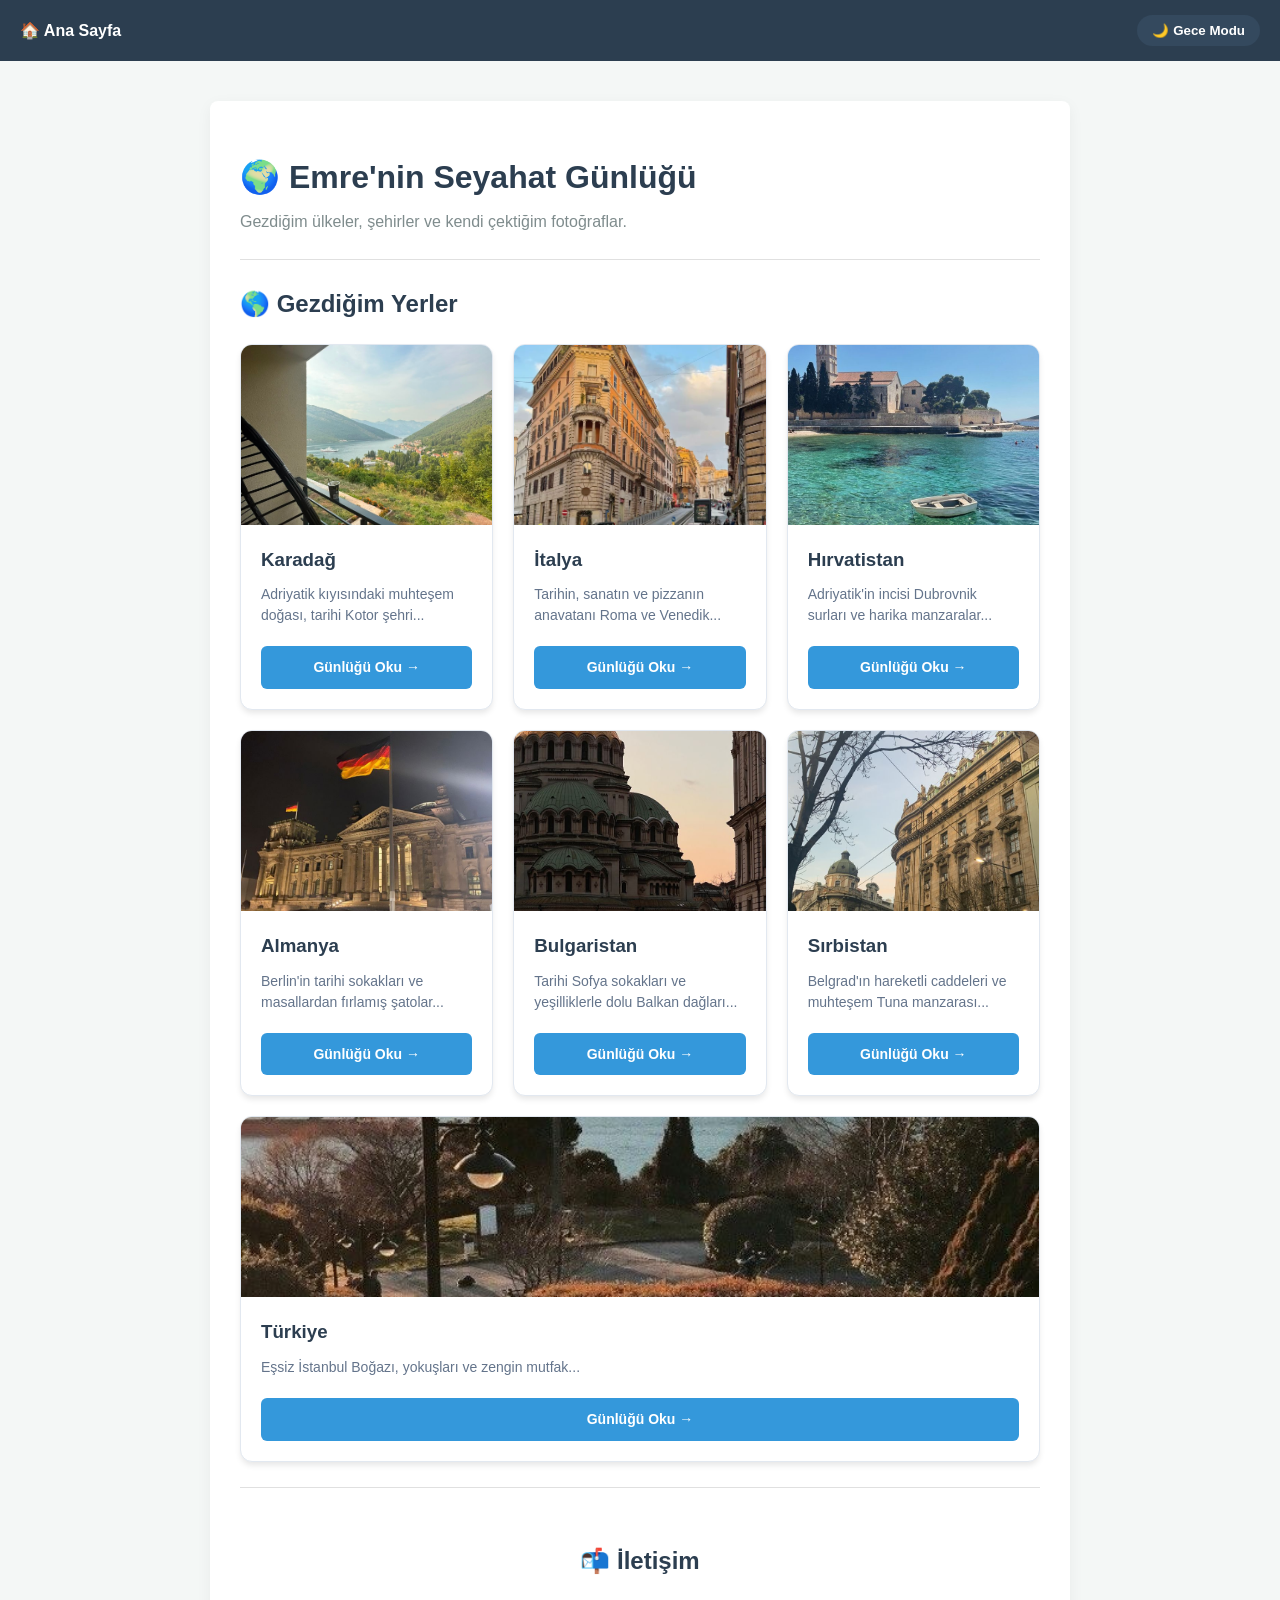
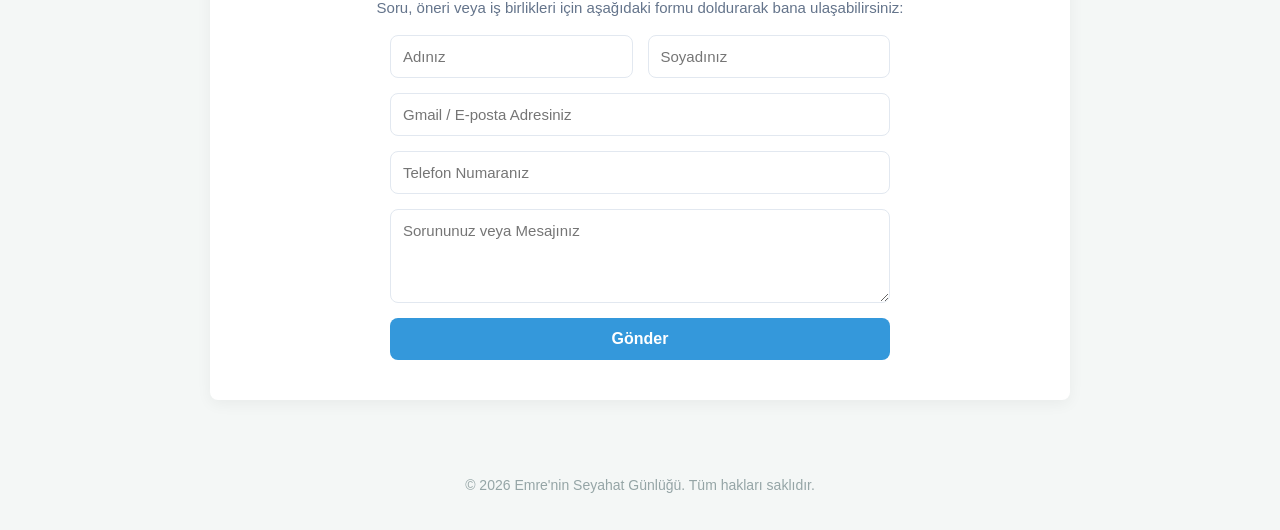
<file: sayehat.com/index.html>
<!DOCTYPE html>
<html lang="tr">
<head>
    <meta charset="UTF-8">
    <meta name="viewport" content="width=device-width, initial-scale=1.0">
    <title>Seyahat Günlüğüm</title>
    <link rel="stylesheet" href="style.css">
    <!-- Sayfa yüklenirken parlamayı engelleyen kesin çözüm -->
    <script>
        if (localStorage.getItem('theme') === 'dark') {
            document.documentElement.classList.add('dark-mode');
        }
    </script>
</head>
<body>
    <nav>
        <div class="nav-links"><a href="index.html">🏠 Ana Sayfa</a></div>
        <button id="theme-toggle" class="theme-btn">🌙 Gece Modu</button>
    </nav>
    <main>
        <header>
            <h1>🌍 Emre'nin Seyahat Günlüğü</h1>
            <p>Gezdiğim ülkeler, şehirler ve kendi çektiğim fotoğraflar.</p>
        </header>
        <hr>
        <section class="places">
            <h2>🌎 Gezdiğim Yerler</h2>
            <div class="card-container">

                <!-- 1. KARADAĞ -->
                <div class="card">
                    <div class="card-image-wrapper"><img src="images/tivat.jpg" alt="Karadağ" class="card-cover-img"></div>
                    <div class="card-content">
                        <h3>Karadağ</h3>
                        <p>Adriyatik kıyısındaki muhteşem doğası, tarihi Kotor şehri...</p>
                        <a href="Karadag.html" class="card-btn">Günlüğü Oku →</a>
                    </div>
                </div>
                <!-- 2. İTALYA -->
                <div class="card">
                    <div class="card-image-wrapper"><img src="images/italya1.jpg" alt="İtalya" class="card-cover-img"></div>
                    <div class="card-content">
                        <h3>İtalya</h3>
                        <p>Tarihin, sanatın ve pizzanın anavatanı Roma ve Venedik...</p>
                        <a href="italya.html" class="card-btn">Günlüğü Oku →</a>
                    </div>
                </div>
                <!-- 3. HIRVATİSTAN -->
                <div class="card">
                    <div class="card-image-wrapper"><img src="images/hirvatistan1.jpg" alt="Hırvatistan" class="card-cover-img"></div>
                    <div class="card-content">
                        <h3>Hırvatistan</h3>
                        <p>Adriyatik'in incisi Dubrovnik surları ve harika manzaralar...</p>
                        <a href="hirvatistan.html" class="card-btn">Günlüğü Oku →</a>
                    </div>
                </div>
                <!-- 4. ALMANYA -->
                <div class="card">
                    <div class="card-image-wrapper"><img src="images/almanya1.jpg" alt="Almanya" class="card-cover-img"></div>
                    <div class="card-content">
                        <h3>Almanya</h3>
                        <p>Berlin'in tarihi sokakları ve masallardan fırlamış şatolar...</p>
                        <a href="almanya.html" class="card-btn">Günlüğü Oku →</a>
                    </div>
                </div>
                <!-- 5. BULGARİSTAN -->
                <div class="card">
                    <div class="card-image-wrapper"><img src="images/bulgaristan1.jpg" alt="Bulgaristan" class="card-cover-img"></div>
                    <div class="card-content">
                        <h3>Bulgaristan</h3>
                        <p>Tarihi Sofya sokakları ve yeşilliklerle dolu Balkan dağları...</p>
                        <a href="bulgaristan.html" class="card-btn">Günlüğü Oku →</a>
                    </div>
                </div>
                <!-- 6. SIRBİSTAN -->
                <div class="card">
                    <div class="card-image-wrapper"><img src="images/sirbistan2.jpg" alt="Sırbistan" class="card-cover-img"></div>
                    <div class="card-content">
                        <h3>Sırbistan</h3>
                        <p>Belgrad'ın hareketli caddeleri ve muhteşem Tuna manzarası...</p>
                        <a href="sirbistan.html" class="card-btn">Günlüğü Oku →</a>
                    </div>
                </div>
                <!-- 7. TÜRKİYE -->
                <div class="card">
                    <div class="card-image-wrapper"><img src="images/turkiye1.jpg" alt="Türkiye" class="card-cover-img"></div>
                    <div class="card-content">
                        <h3>Türkiye</h3>
                        <p>Eşsiz İstanbul Boğazı, yokuşları ve zengin mutfak...</p>
                        <a href="turkiye.html" class="card-btn">Günlüğü Oku →</a>
                    </div>
                </div>
            </div>
        </section>

        <hr>

        <section class="contact-section">
            <h2>📬 İletişim</h2>
            <p>Soru, öneri veya iş birlikleri için aşağıdaki formu doldurarak bana ulaşabilirsiniz:</p>
            <form id="contact-form" class="contact-form" action="contact.php" method="POST">
                <div class="form-row">
                    <input type="text" name="Ad" placeholder="Adınız" required>
                    <input type="text" name="Soyad" placeholder="Soyadınız" required>
                </div>
                <input type="email" name="Eposta" placeholder="Gmail / E-posta Adresiniz" required>
                <input type="tel" name="Numara" placeholder="Telefon Numaranız" required>
                <textarea name="Mesaj" rows="4" placeholder="Sorununuz veya Mesajınız" required></textarea>
                <!-- Bot koruması: gerçek kullanıcılar bu alanı görmez, doldurmaz -->
                <input type="text" name="_gotcha" style="display:none" tabindex="-1" autocomplete="off">
                <button type="submit" class="contact-btn">Gönder</button>
                <p id="form-status" class="form-status" hidden></p>
            </form>
        </section>
    </main>
    <footer><p>© 2026 Emre'nin Seyahat Günlüğü. Tüm hakları saklıdır.</p></footer>
    <script src="script.js"></script>
</body>
</html>
</file>
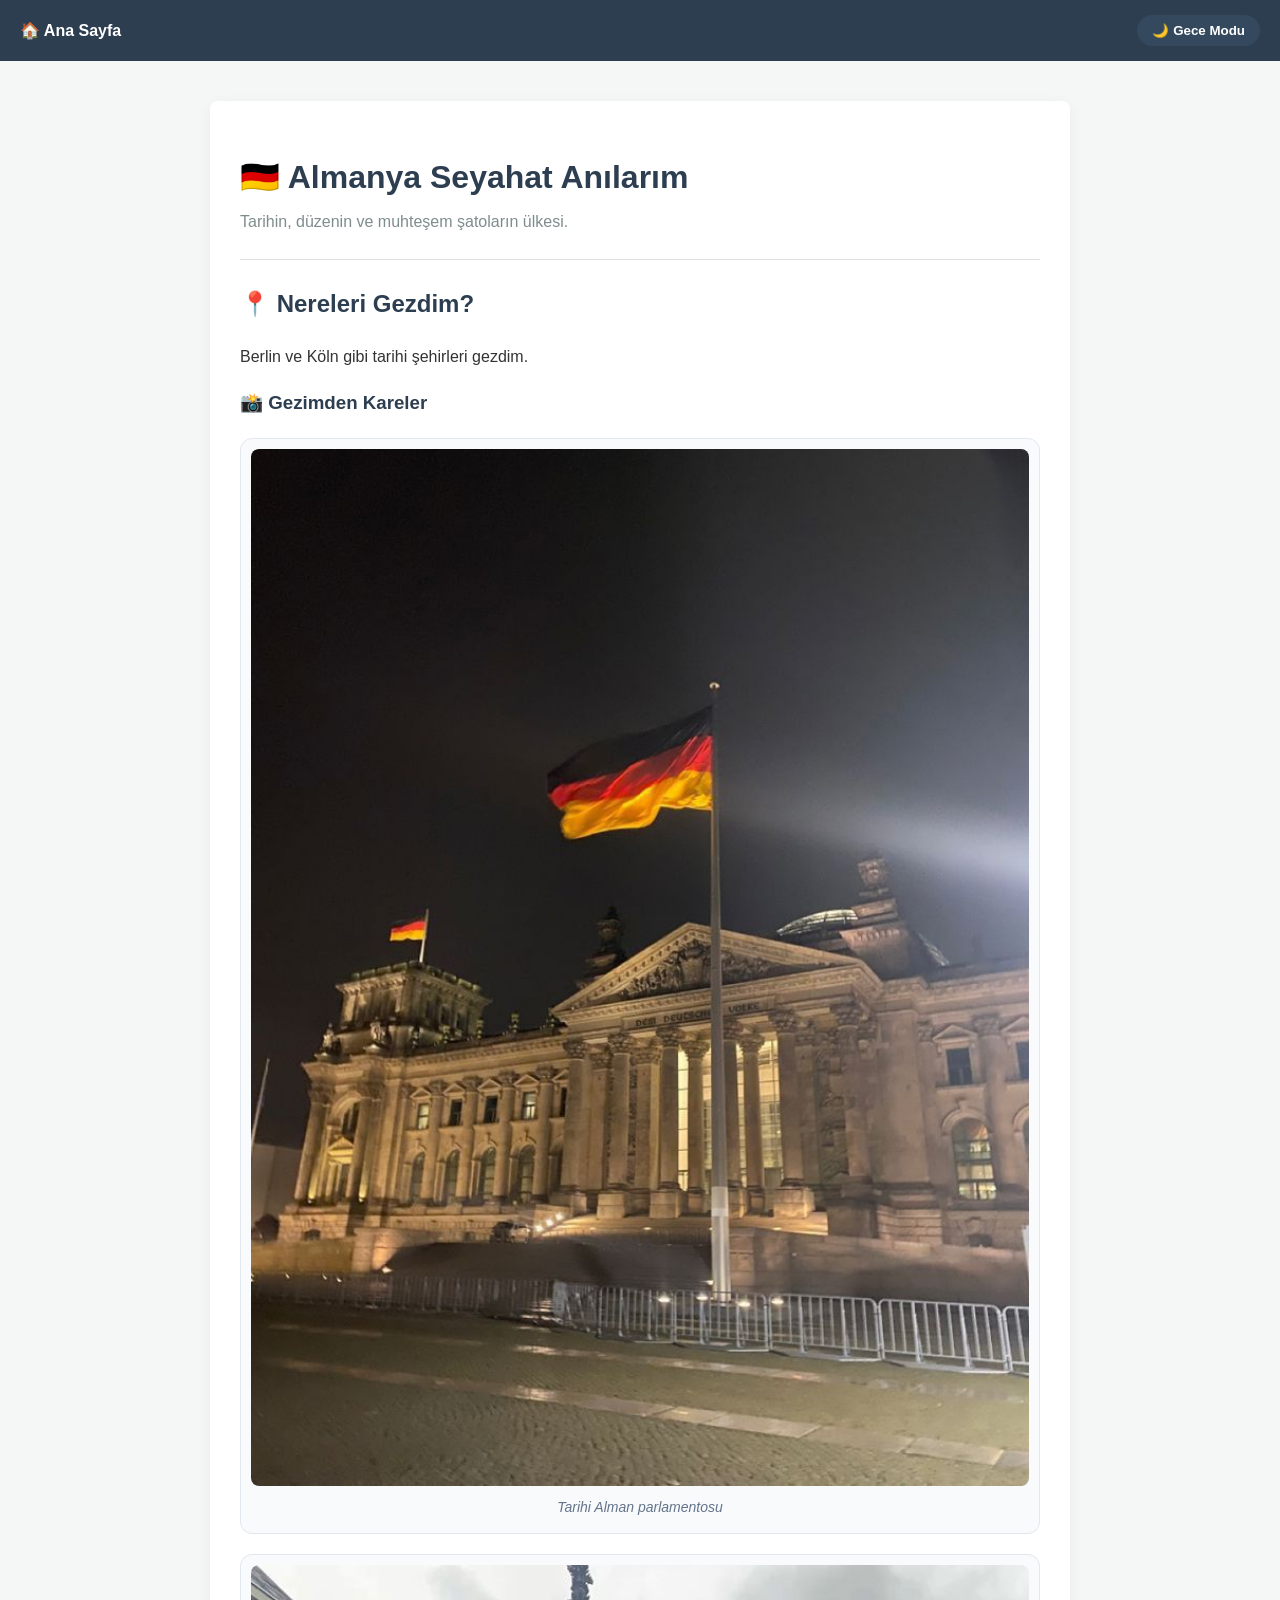
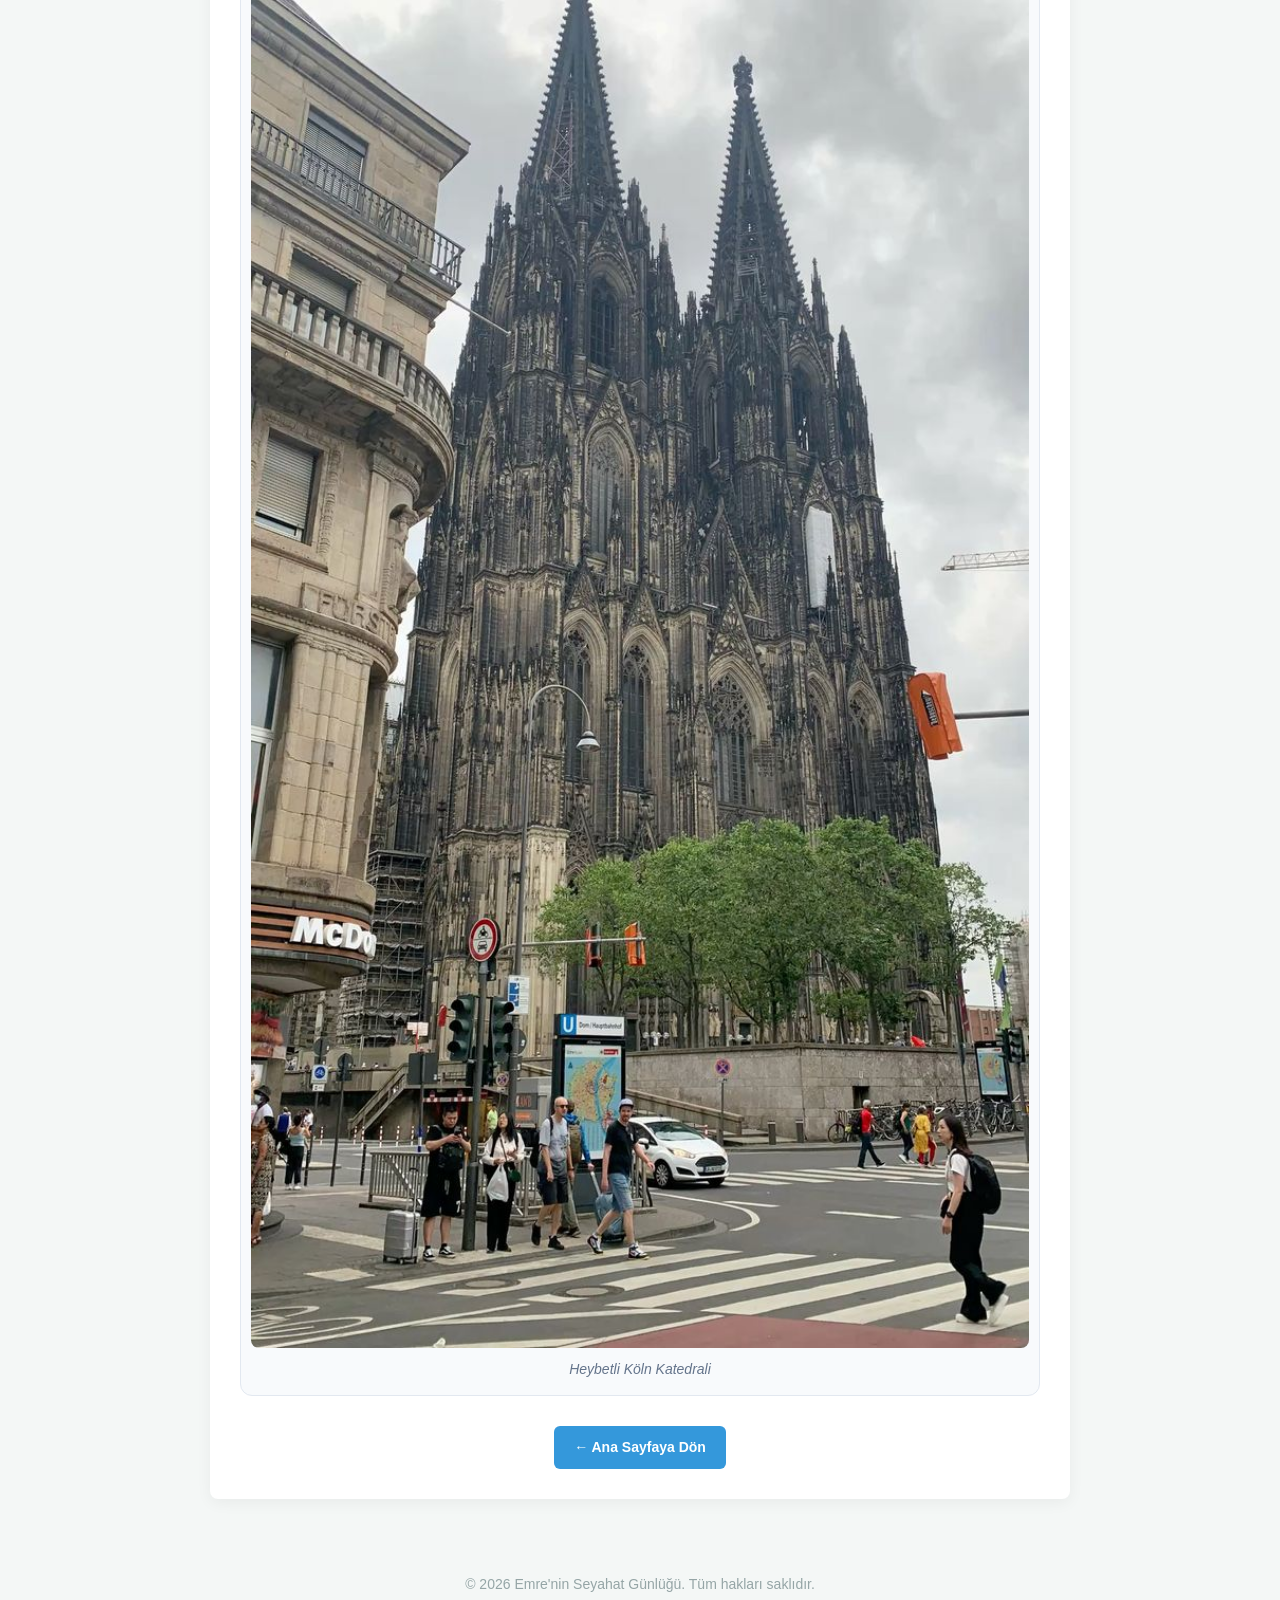
<file: sayehat.com/almanya.html>
<!DOCTYPE html>
<html lang="tr">
<head>
    <meta charset="UTF-8">
    <meta name="viewport" content="width=device-width, initial-scale=1.0">
    <title>Almanya Gezi Günlüğüm</title>
    <link rel="stylesheet" href="style.css">
    <script>
        if (localStorage.getItem('theme') === 'dark') { document.documentElement.classList.add('dark-mode'); }
    </script>
</head>
<body>
    <nav>
        <div class="nav-links"><a href="index.html">🏠 Ana Sayfa</a></div>
        <button id="theme-toggle" class="theme-btn">🌙 Gece Modu</button>
    </nav>
    <main>
        <header>
            <h1>🇩🇪 Almanya Seyahat Anılarım</h1>
            <p>Tarihin, düzenin ve muhteşem şatoların ülkesi.</p>
        </header>
        <hr>
        <section class="country-detail">
            <h2>📍 Nereleri Gezdim?</h2>
            <p>Berlin ve Köln gibi tarihi şehirleri gezdim.</p>
            <h3>📸 Gezimden Kareler</h3>
            <div class="photo-container"><img src="images/almanya1.jpg" alt="Almanya 1" class="travel-img"><p class="img-caption">Tarihi Alman parlamentosu</p></div>
            <div class="photo-container"><img src="images/almanya2.jpg" alt="Almanya 2" class="travel-img"><p class="img-caption">Heybetli Köln Katedrali</p></div>
        </section>
        <div style="margin-top:30px;text-align:center;"><a href="index.html" class="card-btn" style="display:inline-block;padding:10px 20px;">← Ana Sayfaya Dön</a></div>
    </main>
    <footer><p>© 2026 Emre'nin Seyahat Günlüğü. Tüm hakları saklıdır.</p></footer>
    <script src="script.js"></script>
</body>
</html>
</file>
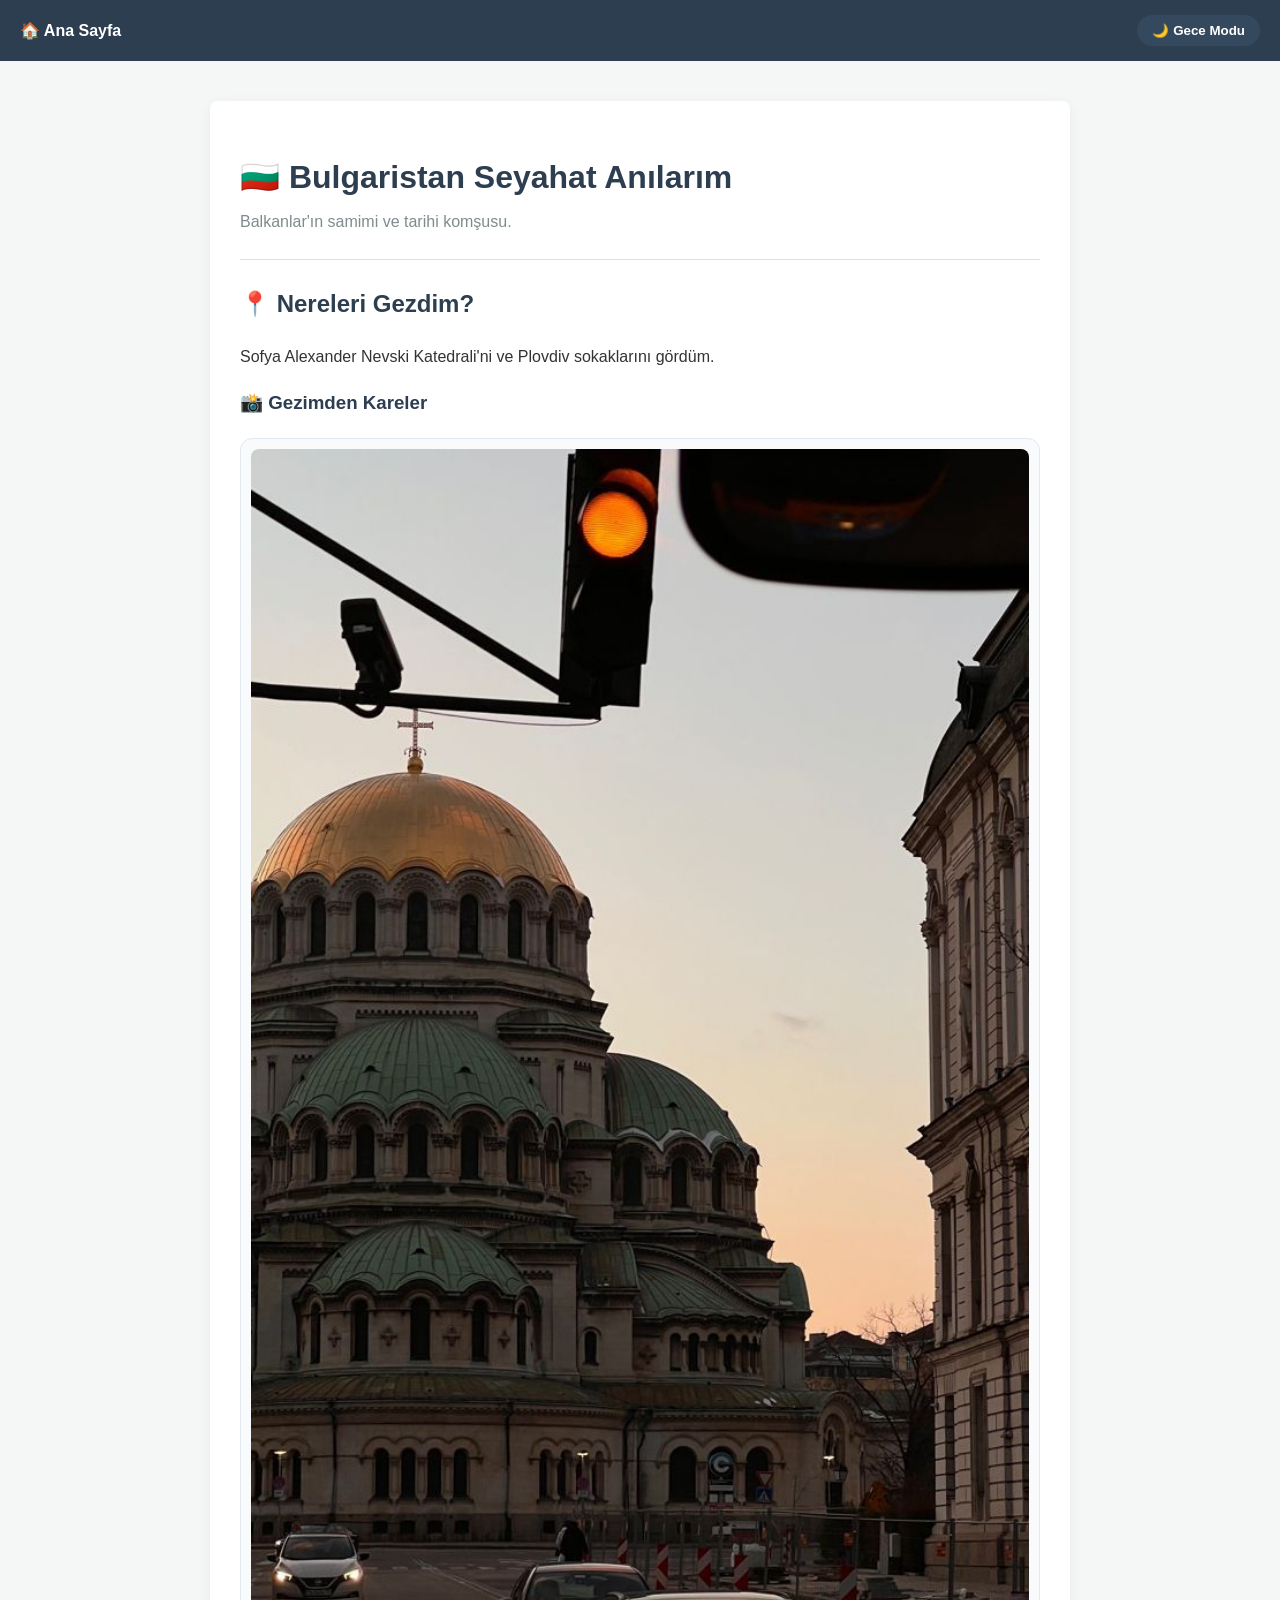
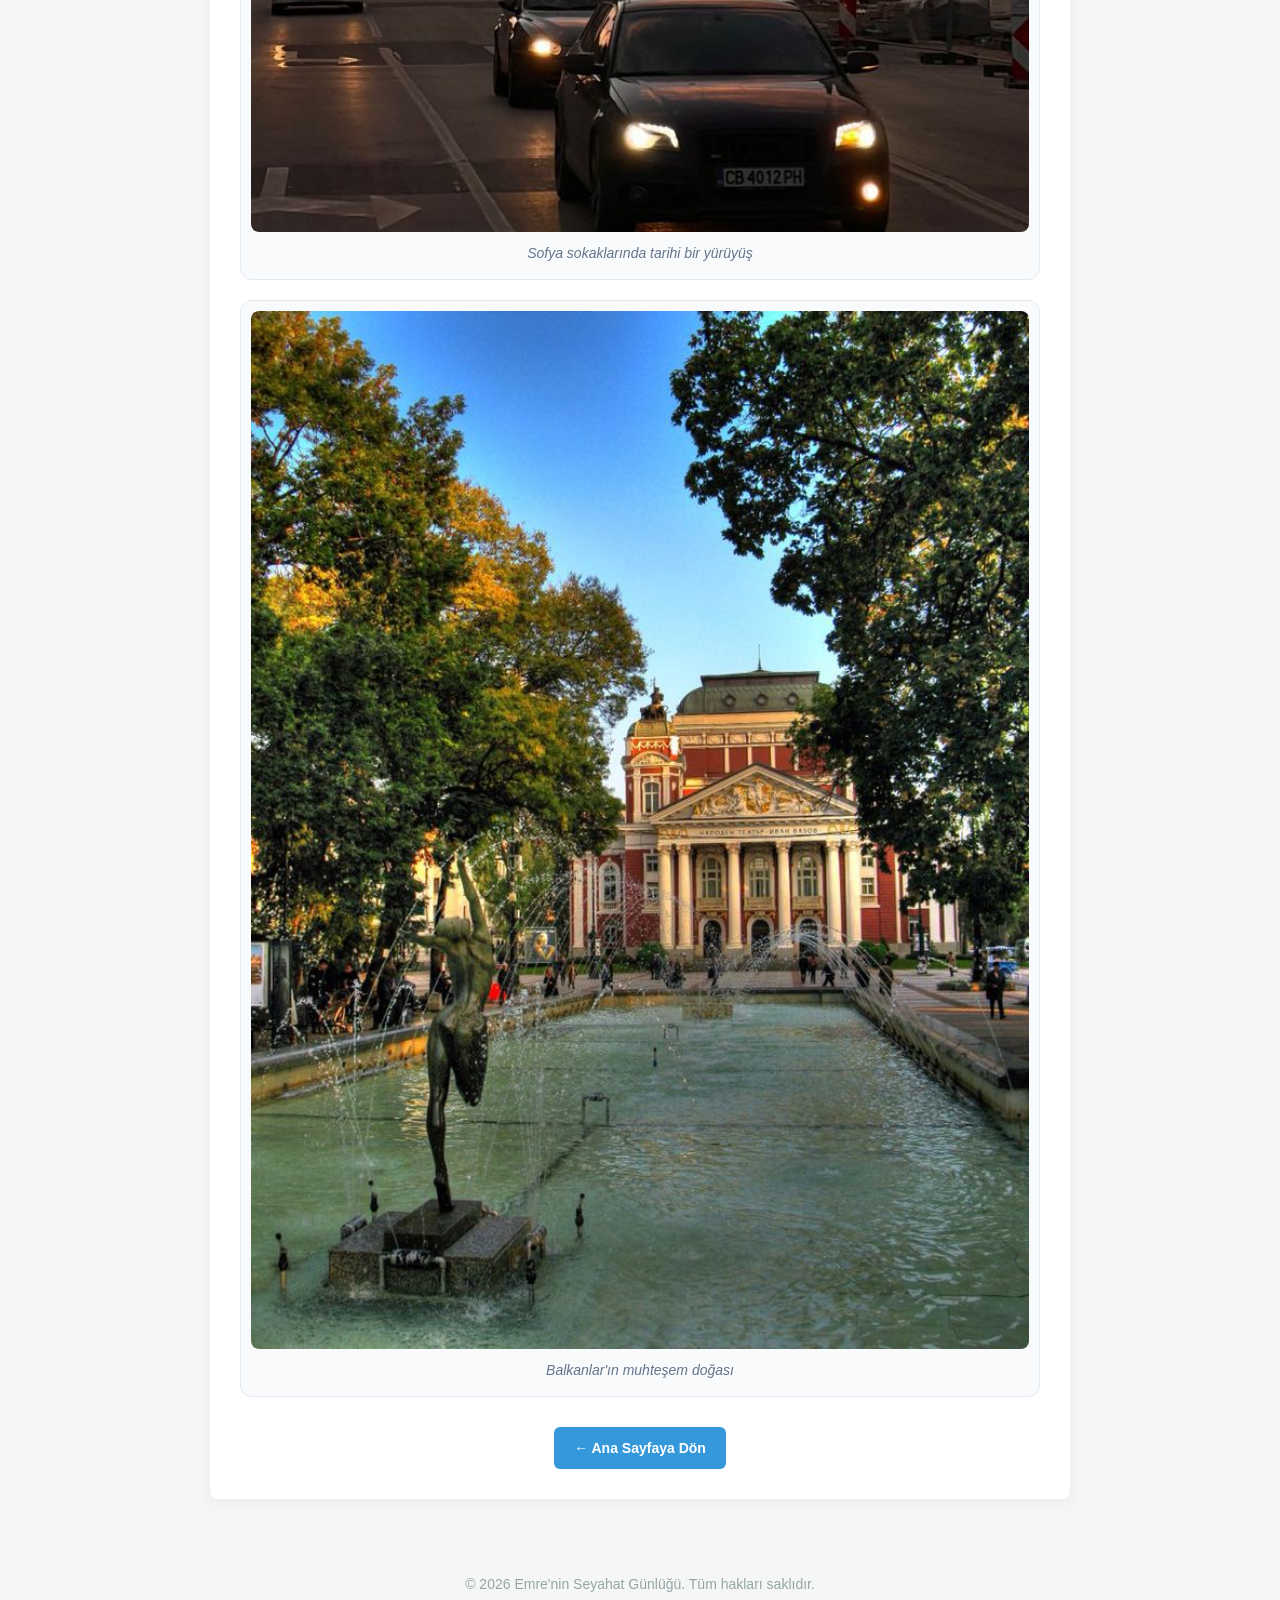
<file: sayehat.com/bulgaristan.html>
<!DOCTYPE html>
<html lang="tr">
<head>
    <meta charset="UTF-8">
    <meta name="viewport" content="width=device-width, initial-scale=1.0">
    <title>Bulgaristan Gezi Günlüğüm</title>
    <link rel="stylesheet" href="style.css">
    <script>
        if (localStorage.getItem('theme') === 'dark') { document.documentElement.classList.add('dark-mode'); }
    </script>
</head>
<body>
    <nav>
        <div class="nav-links"><a href="index.html">🏠 Ana Sayfa</a></div>
        <button id="theme-toggle" class="theme-btn">🌙 Gece Modu</button>
    </nav>
    <main>
        <header>
            <h1>🇧🇬 Bulgaristan Seyahat Anılarım</h1>
            <p>Balkanlar'ın samimi ve tarihi komşusu.</p>
        </header>
        <hr>
        <section class="country-detail">
            <h2>📍 Nereleri Gezdim?</h2>
            <p>Sofya Alexander Nevski Katedrali'ni ve Plovdiv sokaklarını gördüm.</p>
            <h3>📸 Gezimden Kareler</h3>
            <div class="photo-container"><img src="images/bulgaristan1.jpg" alt="Bulgaristan 1" class="travel-img"><p class="img-caption">Sofya sokaklarında tarihi bir yürüyüş</p></div>
            <div class="photo-container"><img src="images/bulgaristan2.jpg" alt="Bulgaristan 2" class="travel-img"><p class="img-caption">Balkanlar'ın muhteşem doğası</p></div>
        </section>
        <div style="margin-top:30px;text-align:center;"><a href="index.html" class="card-btn" style="display:inline-block;padding:10px 20px;">← Ana Sayfaya Dön</a></div>
    </main>
    <footer><p>© 2026 Emre'nin Seyahat Günlüğü. Tüm hakları saklıdır.</p></footer>
    <script src="script.js"></script>
</body>
</html>
</file>
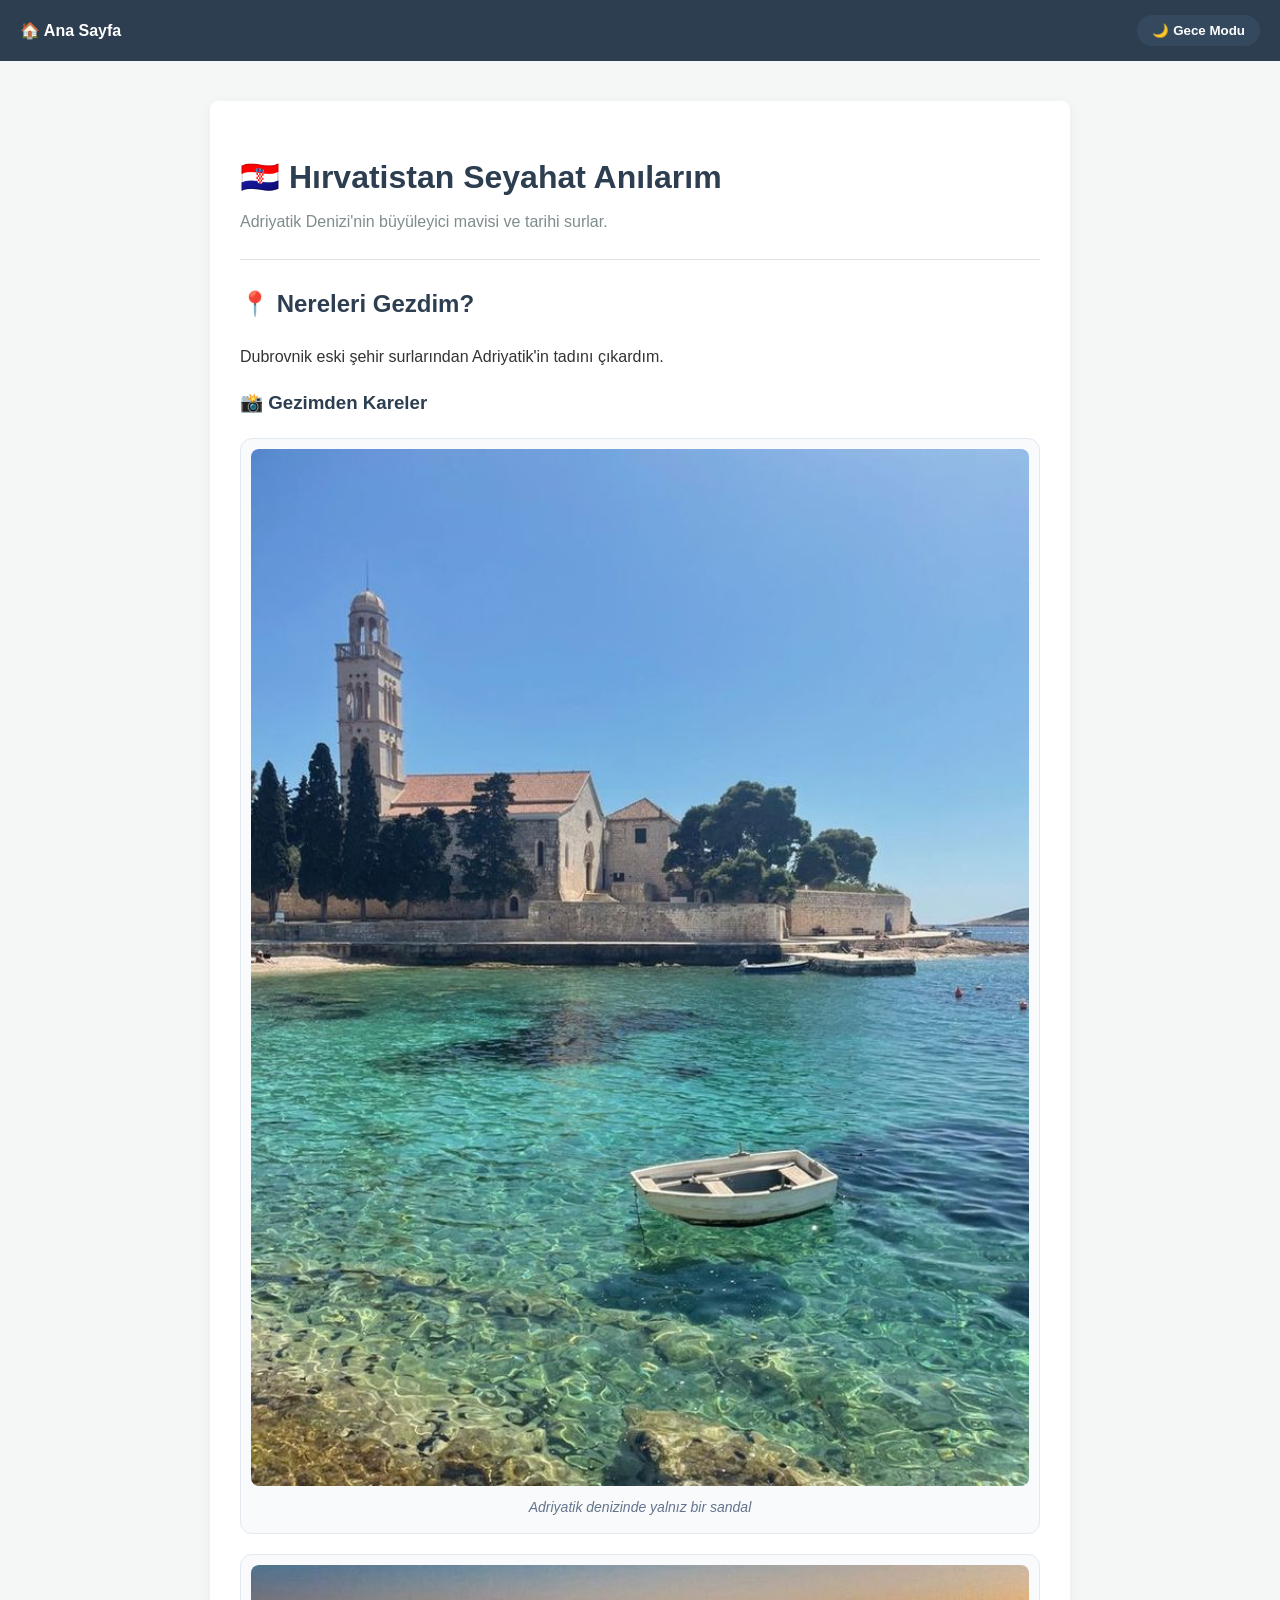
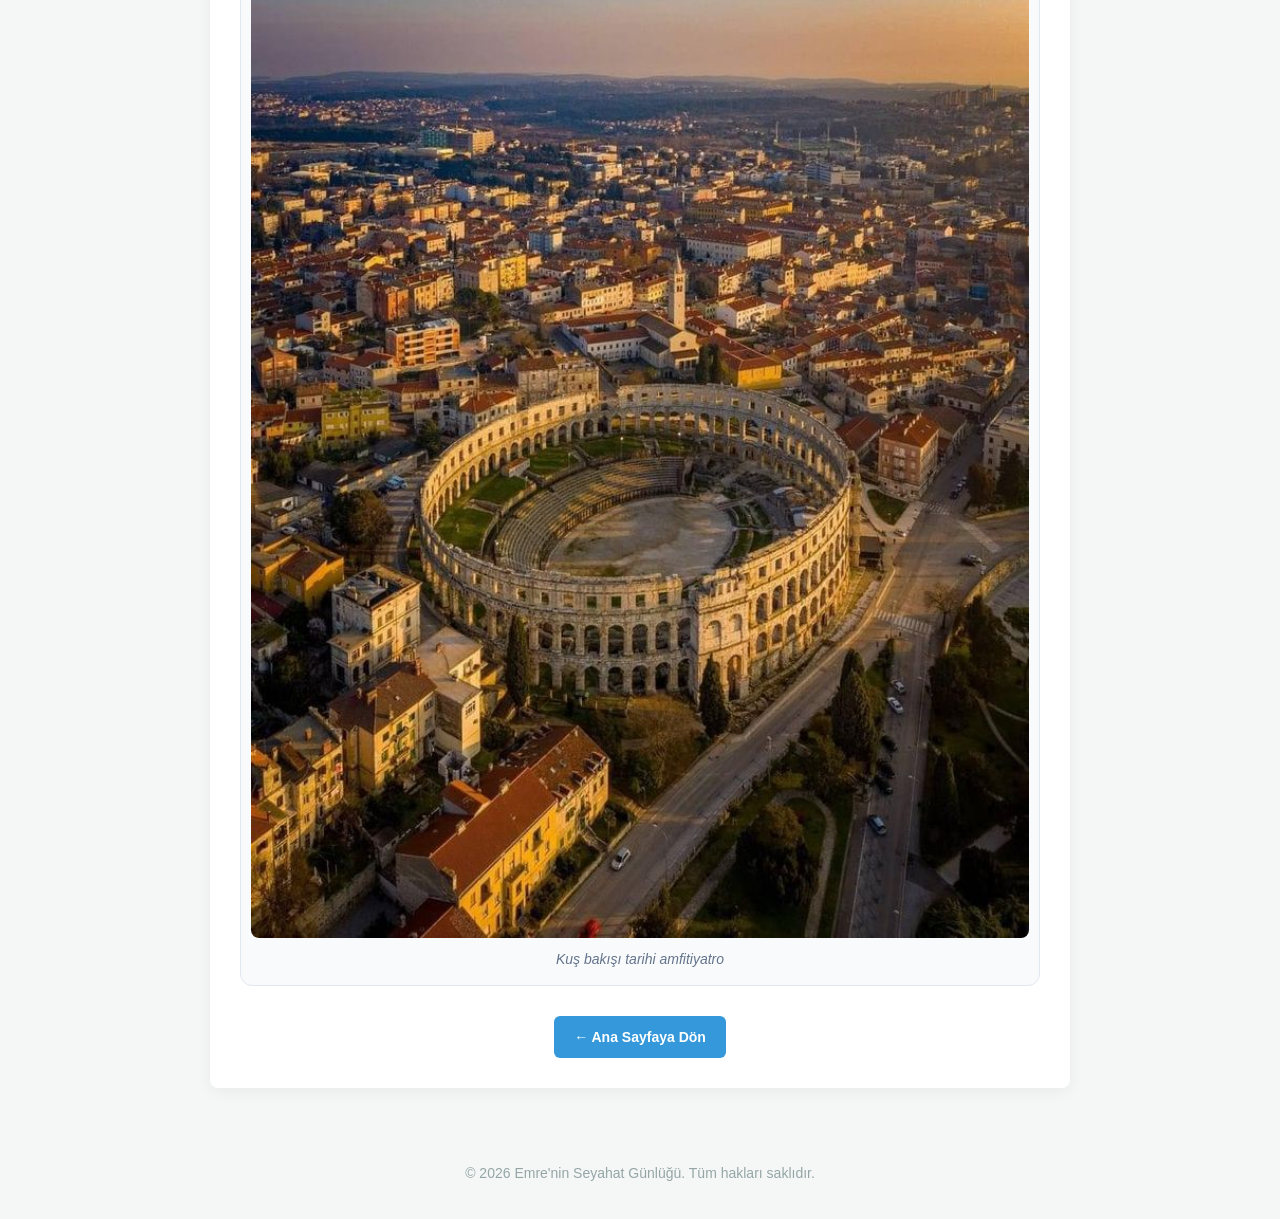
<file: sayehat.com/hirvatistan.html>
<!DOCTYPE html>
<html lang="tr">
<head>
    <meta charset="UTF-8">
    <meta name="viewport" content="width=device-width, initial-scale=1.0">
    <title>Hırvatistan Gezi Günlüğüm</title>
    <link rel="stylesheet" href="style.css">
    <script>
        if (localStorage.getItem('theme') === 'dark') { document.documentElement.classList.add('dark-mode'); }
    </script>
</head>
<body>
    <nav>
        <div class="nav-links"><a href="index.html">🏠 Ana Sayfa</a></div>
        <button id="theme-toggle" class="theme-btn">🌙 Gece Modu</button>
    </nav>
    <main>
        <header>
            <h1>🇭🇷 Hırvatistan Seyahat Anılarım</h1>
            <p>Adriyatik Denizi'nin büyüleyici mavisi ve tarihi surlar.</p>
        </header>
        <hr>
        <section class="country-detail">
            <h2>📍 Nereleri Gezdim?</h2>
            <p>Dubrovnik eski şehir surlarından Adriyatik'in tadını çıkardım.</p>
            <h3>📸 Gezimden Kareler</h3>
            <div class="photo-container"><img src="images/hirvatistan1.jpg" alt="Hırvatistan 1" class="travel-img"><p class="img-caption">Adriyatik denizinde yalnız bir sandal</p></div>
            <div class="photo-container"><img src="images/hirvatistan2.jpg" alt="Hırvatistan 2" class="travel-img"><p class="img-caption">Kuş bakışı tarihi amfitiyatro</p></div>
        </section>
        <div style="margin-top:30px;text-align:center;"><a href="index.html" class="card-btn" style="display:inline-block;padding:10px 20px;">← Ana Sayfaya Dön</a></div>
    </main>
    <footer><p>© 2026 Emre'nin Seyahat Günlüğü. Tüm hakları saklıdır.</p></footer>
    <script src="script.js"></script>
</body>
</html>
</file>
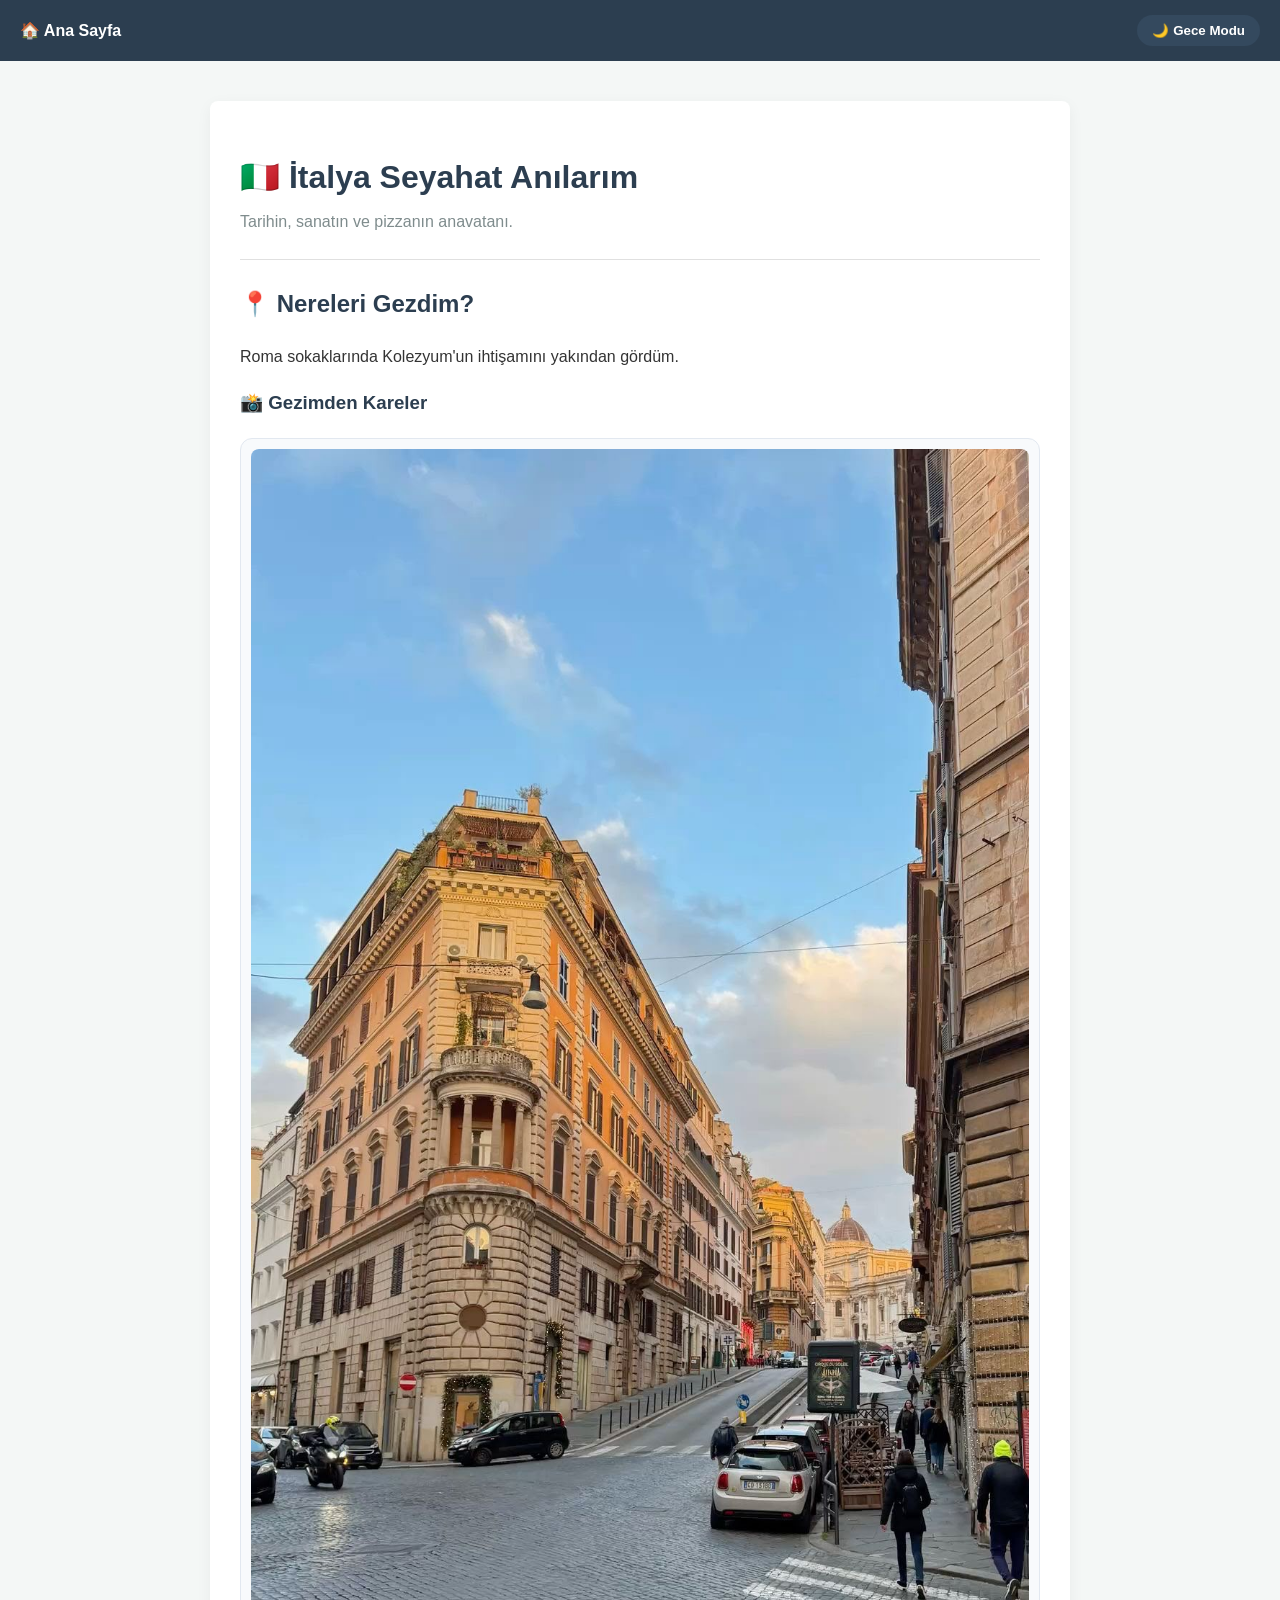
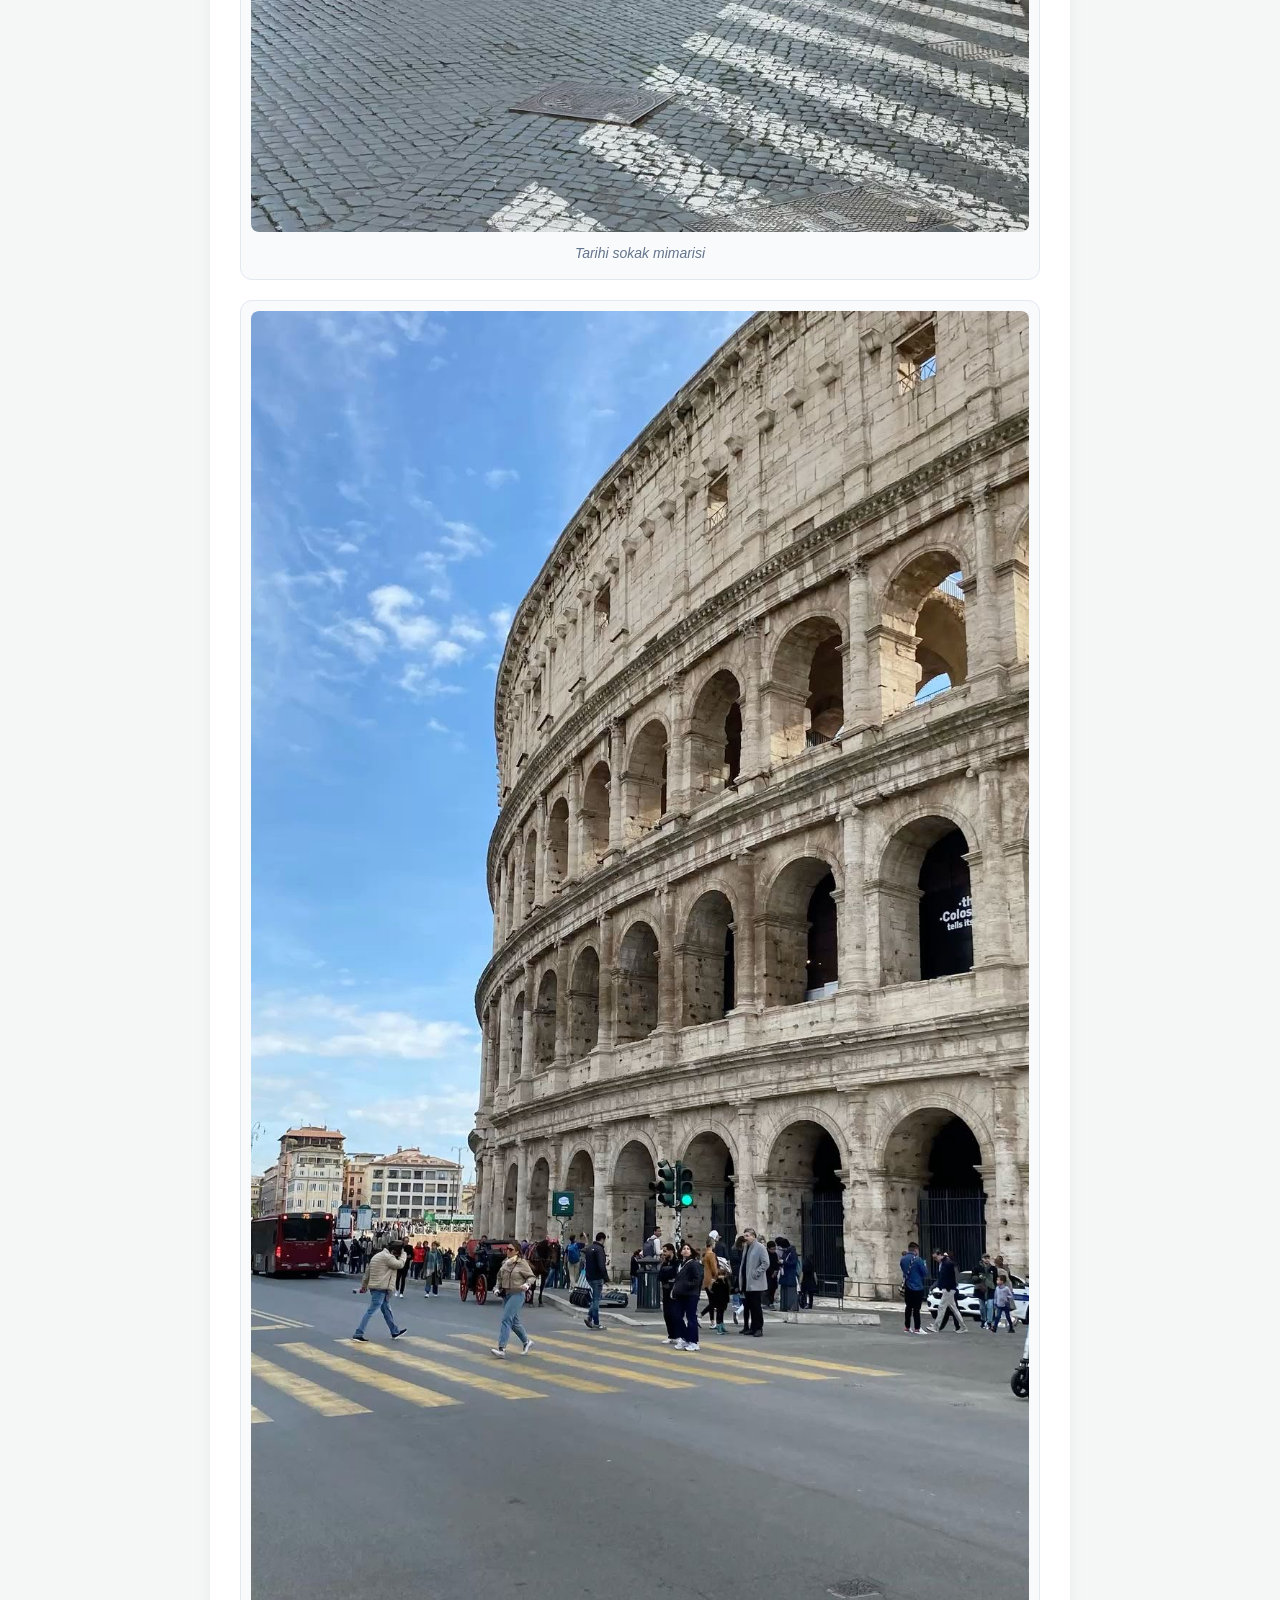
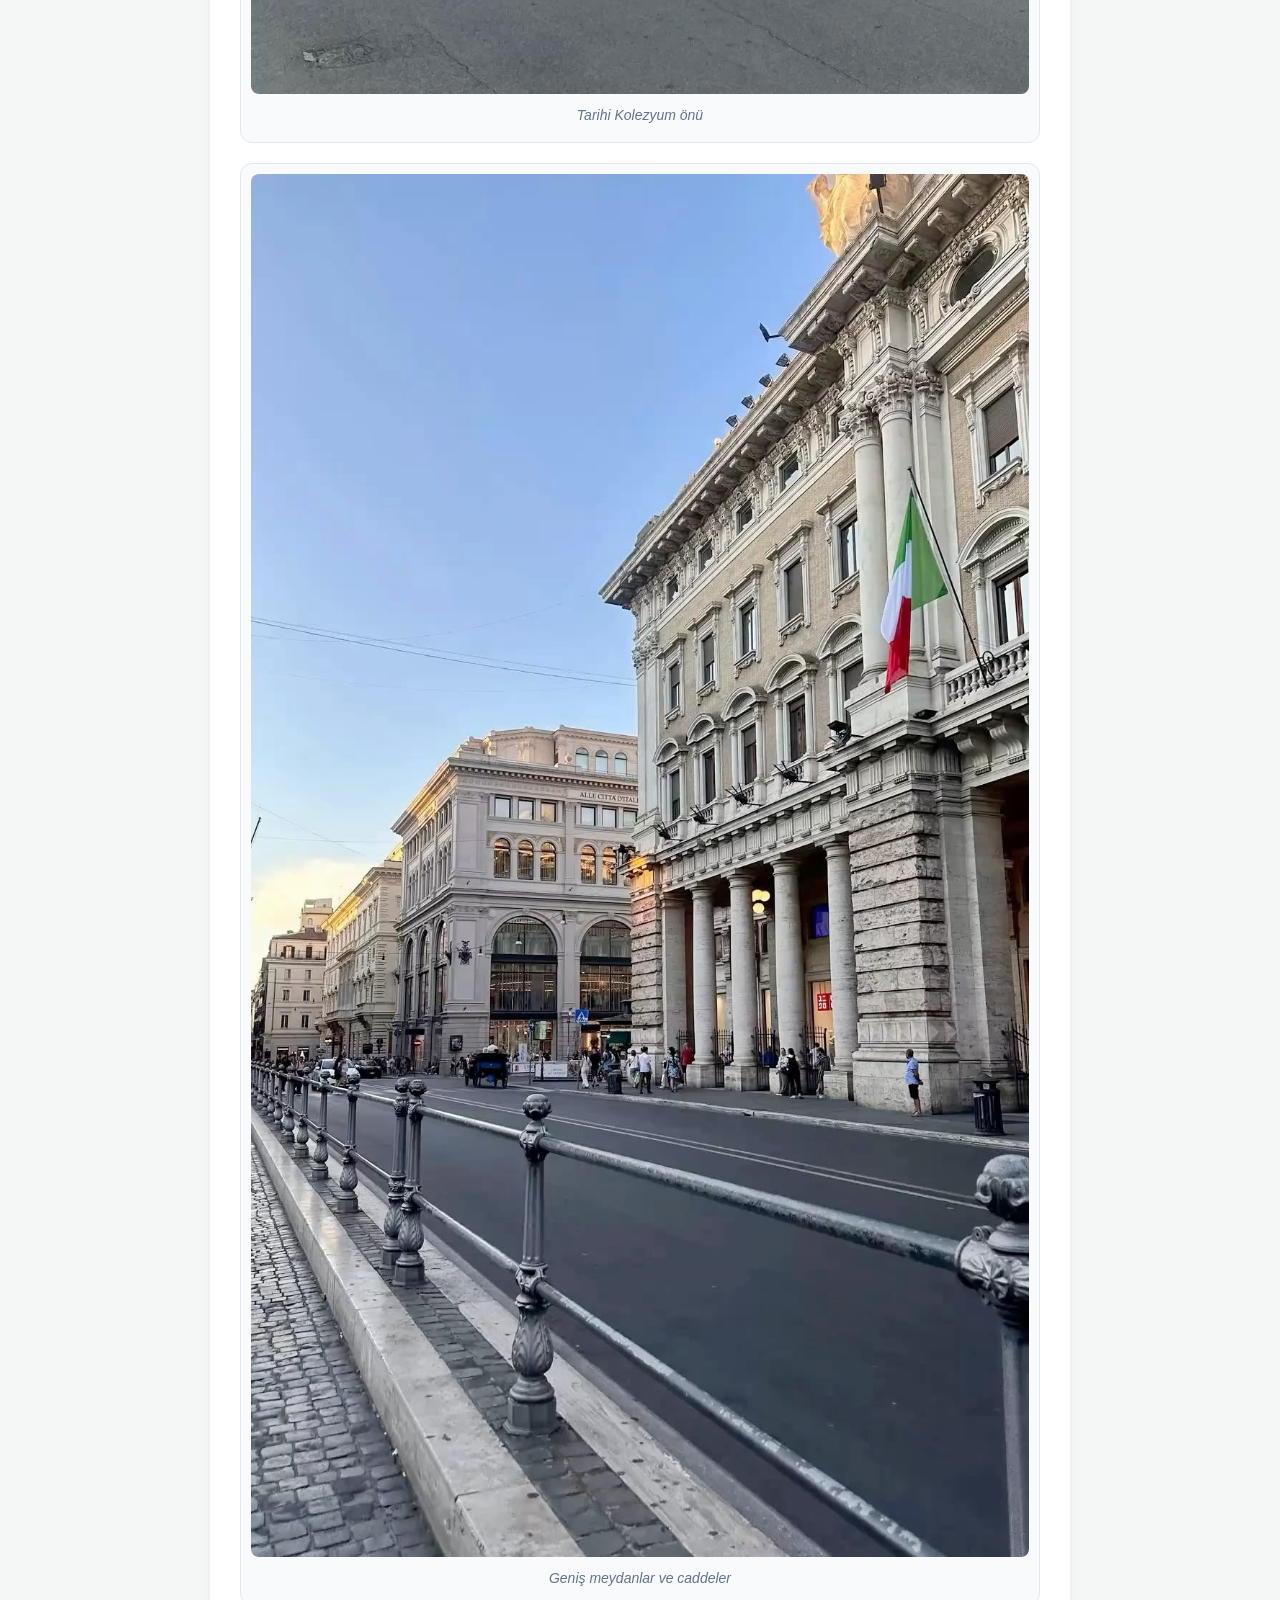
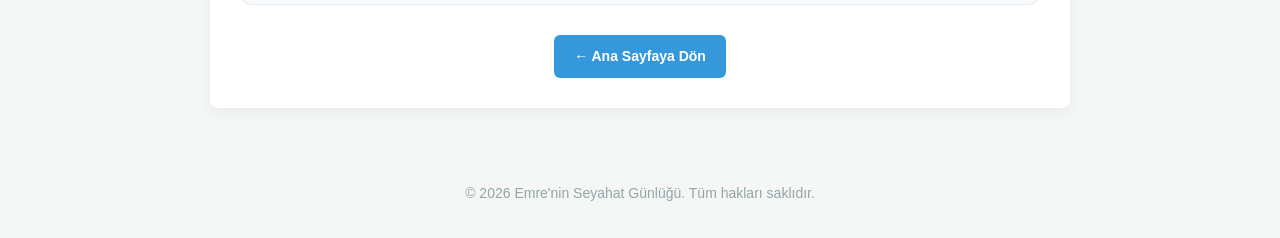
<file: sayehat.com/italya.html>
<!DOCTYPE html>
<html lang="tr">
<head>
    <meta charset="UTF-8">
    <meta name="viewport" content="width=device-width, initial-scale=1.0">
    <title>İtalya Gezi Günlüğüm</title>
    <link rel="stylesheet" href="style.css">
    <script>
        if (localStorage.getItem('theme') === 'dark') { document.documentElement.classList.add('dark-mode'); }
    </script>
</head>
<body>
    <nav>
        <div class="nav-links"><a href="index.html">🏠 Ana Sayfa</a></div>
        <button id="theme-toggle" class="theme-btn">🌙 Gece Modu</button>
    </nav>
    <main>
        <header>
            <h1>🇮🇹 İtalya Seyahat Anılarım</h1>
            <p>Tarihin, sanatın ve pizzanın anavatanı.</p>
        </header>
        <hr>
        <section class="country-detail">
            <h2>📍 Nereleri Gezdim?</h2>
            <p>Roma sokaklarında Kolezyum'un ihtişamını yakından gördüm.</p>
            <h3>📸 Gezimden Kareler</h3>
            <div class="photo-container"><img src="images/italya1.jpg" alt="İtalya 1" class="travel-img"><p class="img-caption">Tarihi sokak mimarisi</p></div>
            <div class="photo-container"><img src="images/italya2.jpg" alt="İtalya 2" class="travel-img"><p class="img-caption">Tarihi Kolezyum önü</p></div>
            <div class="photo-container"><img src="images/italya3.jpg" alt="İtalya 3" class="travel-img"><p class="img-caption">Geniş meydanlar ve caddeler</p></div>
        </section>
        <div style="margin-top:30px;text-align:center;"><a href="index.html" class="card-btn" style="display:inline-block;padding:10px 20px;">← Ana Sayfaya Dön</a></div>
    </main>
    <footer><p>© 2026 Emre'nin Seyahat Günlüğü. Tüm hakları saklıdır.</p></footer>
    <script src="script.js"></script>
</body>
</html>
</file>
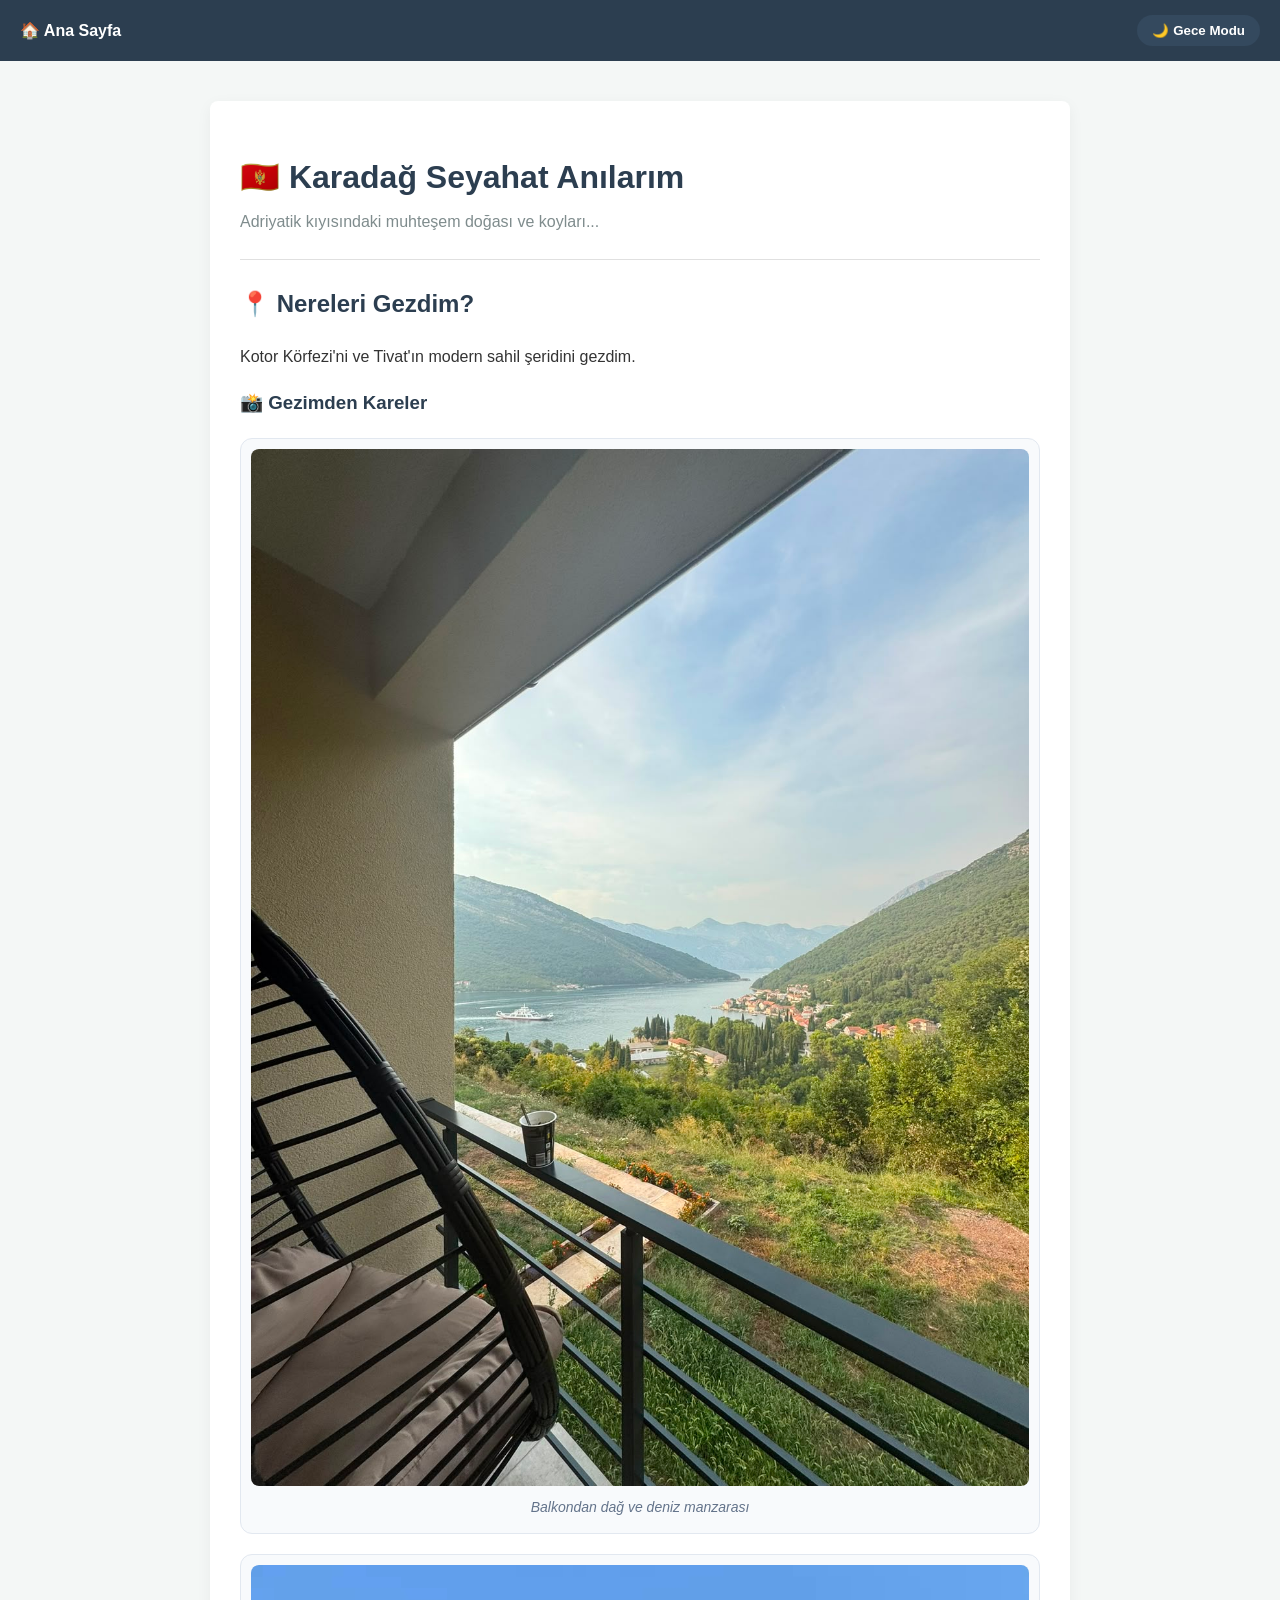
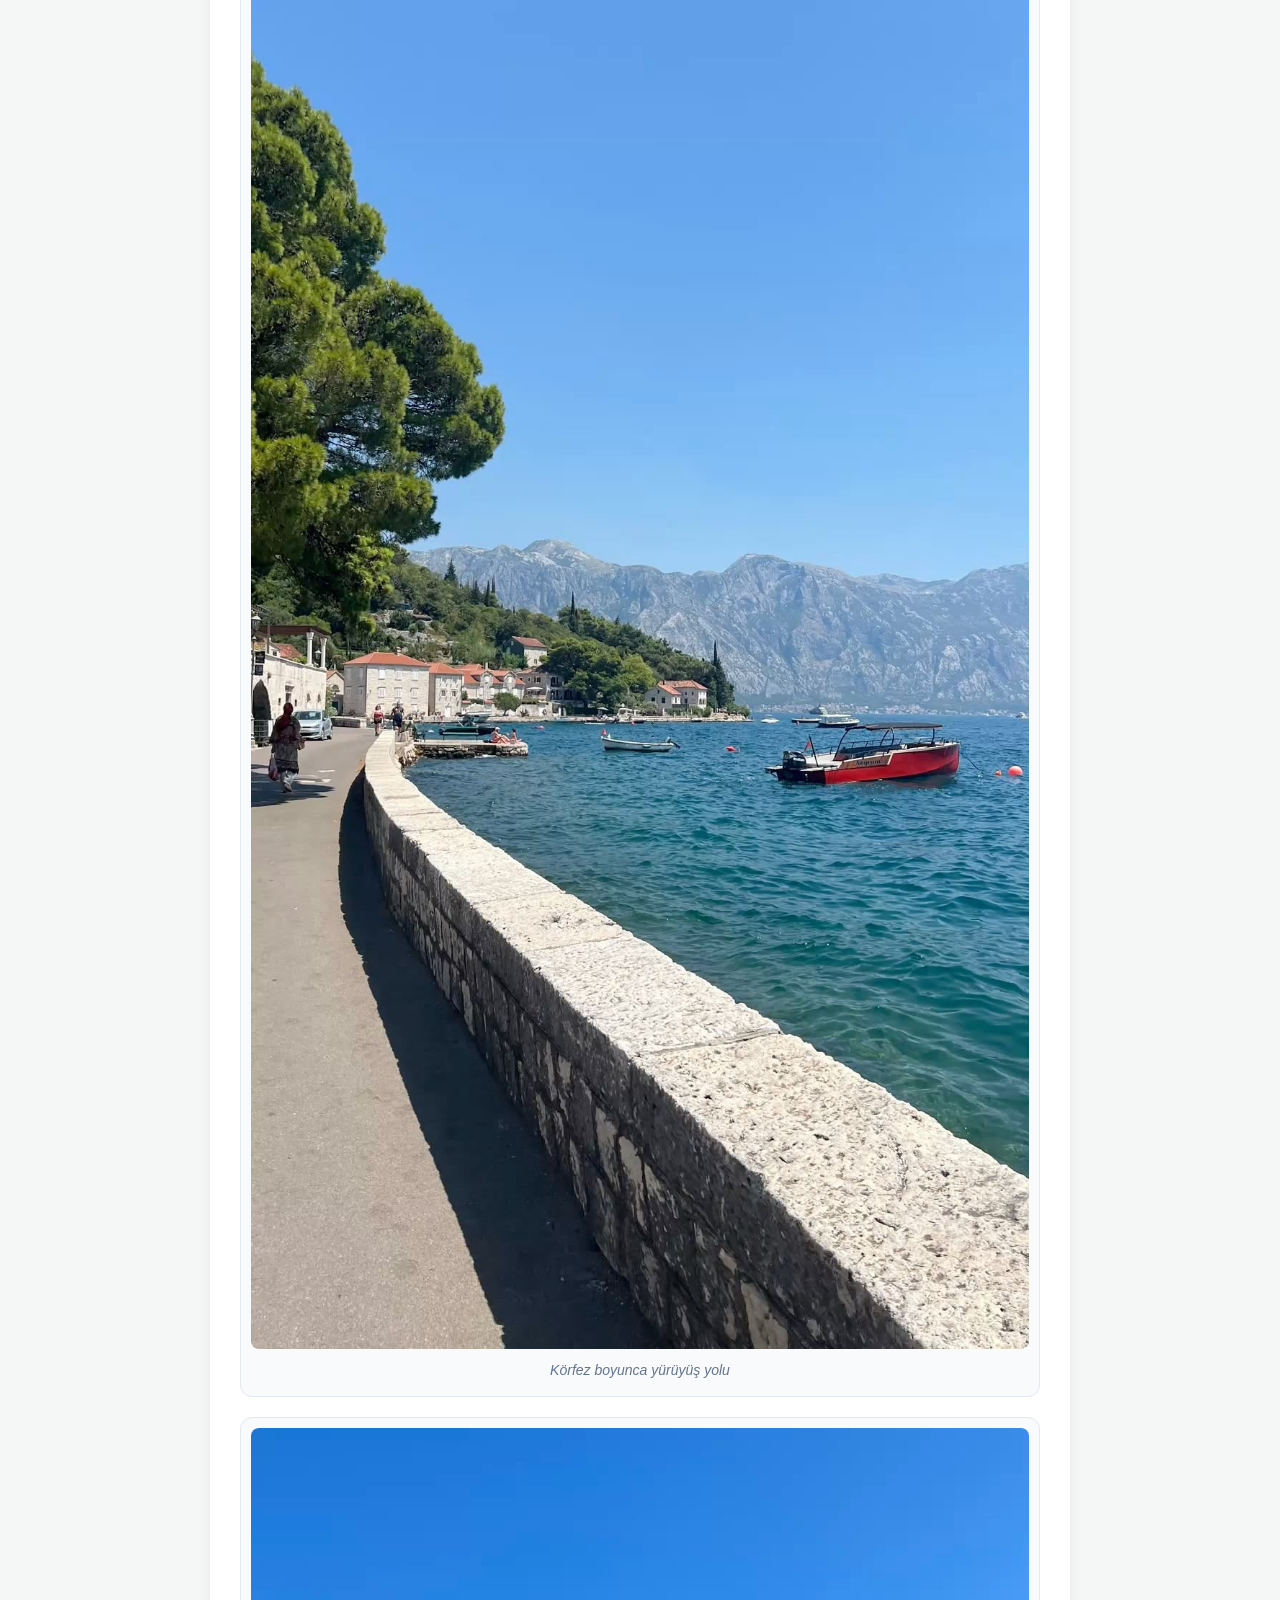
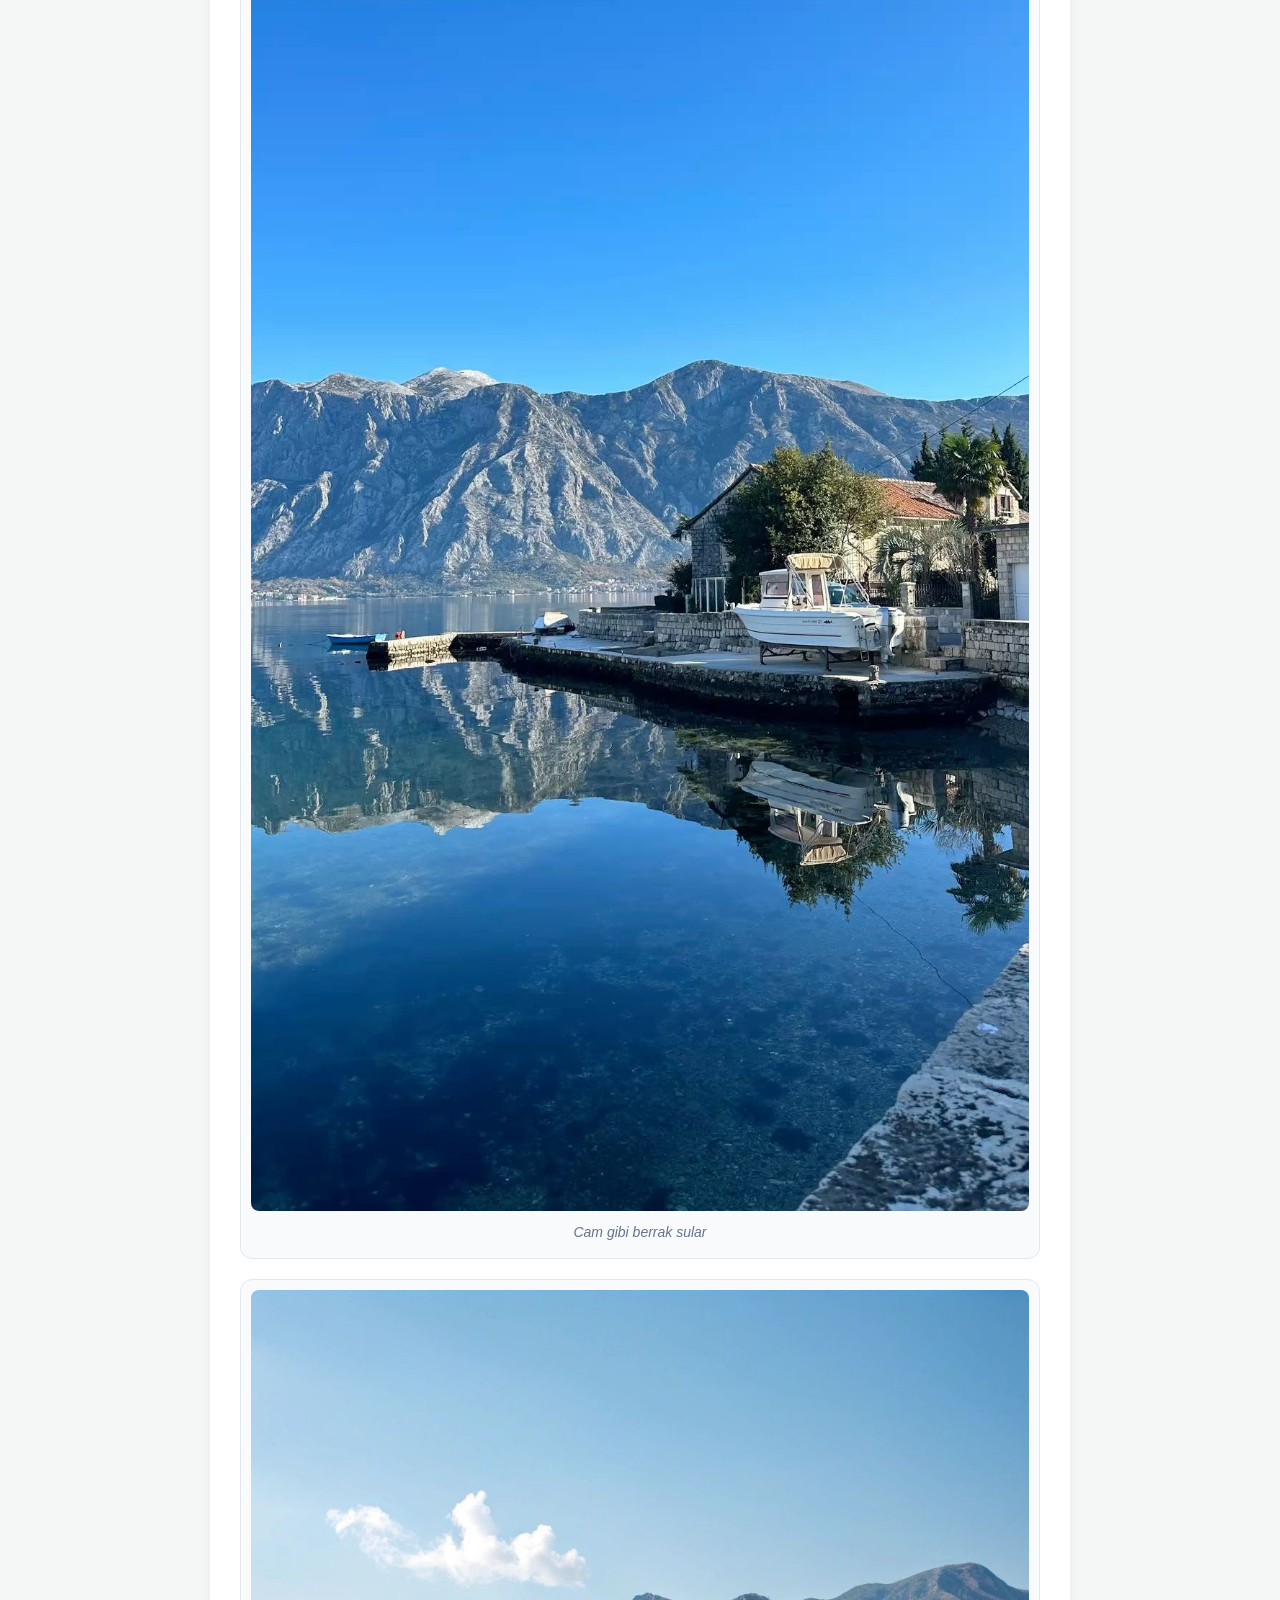
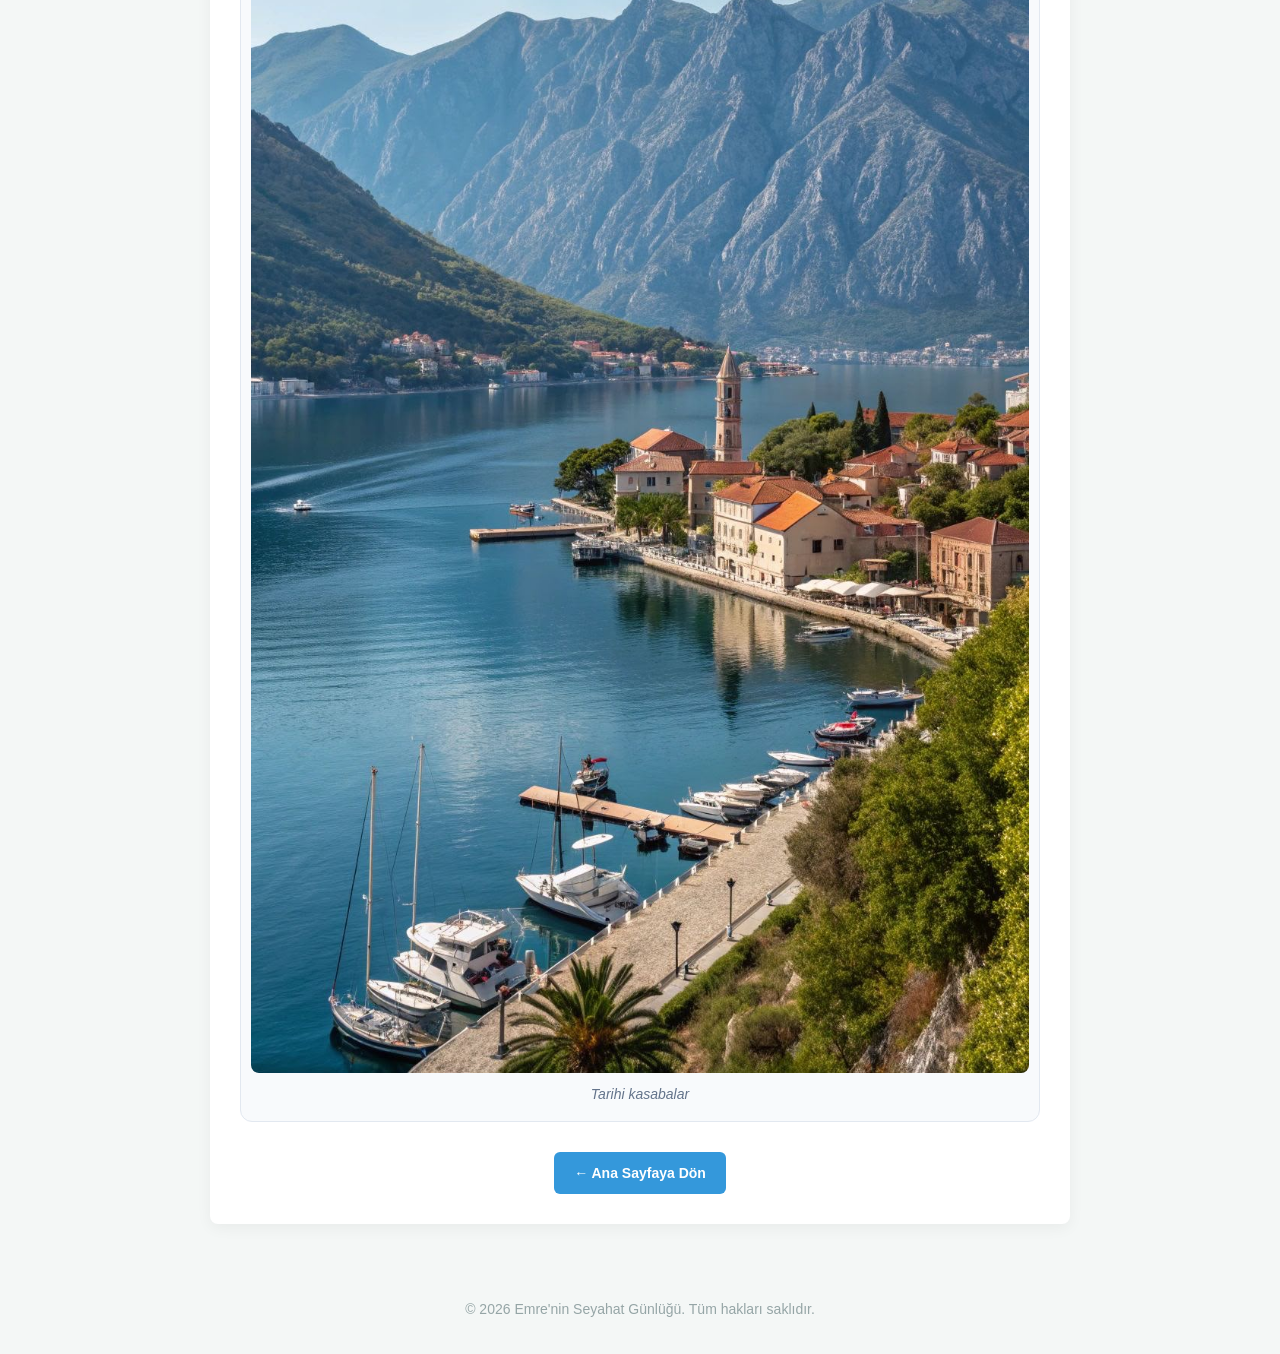
<file: sayehat.com/Karadag.html>
<!DOCTYPE html>
<html lang="tr">
<head>
    <meta charset="UTF-8">
    <meta name="viewport" content="width=device-width, initial-scale=1.0">
    <title>Karadağ Gezi Günlüğüm</title>
    <link rel="stylesheet" href="style.css">
    <script>
        if (localStorage.getItem('theme') === 'dark') { document.documentElement.classList.add('dark-mode'); }
    </script>
</head>
<body>
    <nav>
        <div class="nav-links"><a href="index.html">🏠 Ana Sayfa</a></div>
        <button id="theme-toggle" class="theme-btn">🌙 Gece Modu</button>
    </nav>
    <main>
        <header>
            <h1>🇲🇪 Karadağ Seyahat Anılarım</h1>
            <p>Adriyatik kıyısındaki muhteşem doğası ve koyları...</p>
        </header>
        <hr>
        <section class="country-detail">
            <h2>📍 Nereleri Gezdim?</h2>
            <p>Kotor Körfezi'ni ve Tivat'ın modern sahil şeridini gezdim.</p>
            <h3>📸 Gezimden Kareler</h3>
            <div class="photo-container"><img src="images/tivat.jpg" alt="Karadağ 1" class="travel-img"><p class="img-caption">Balkondan dağ ve deniz manzarası</p></div>
            <div class="photo-container"><img src="images/tivat1.jpg" alt="Karadağ 2" class="travel-img"><p class="img-caption">Körfez boyunca yürüyüş yolu</p></div>
            <div class="photo-container"><img src="images/tivat2.jpg" alt="Karadağ 3" class="travel-img"><p class="img-caption">Cam gibi berrak sular</p></div>
            <div class="photo-container"><img src="images/tivat3.jpg" alt="Karadağ 4" class="travel-img"><p class="img-caption">Tarihi kasabalar</p></div>
        </section>
        <div style="margin-top:30px;text-align:center;"><a href="index.html" class="card-btn" style="display:inline-block;padding:10px 20px;">← Ana Sayfaya Dön</a></div>
    </main>
    <footer><p>© 2026 Emre'nin Seyahat Günlüğü. Tüm hakları saklıdır.</p></footer>
    <script src="script.js"></script>
</body>
</html>
</file>
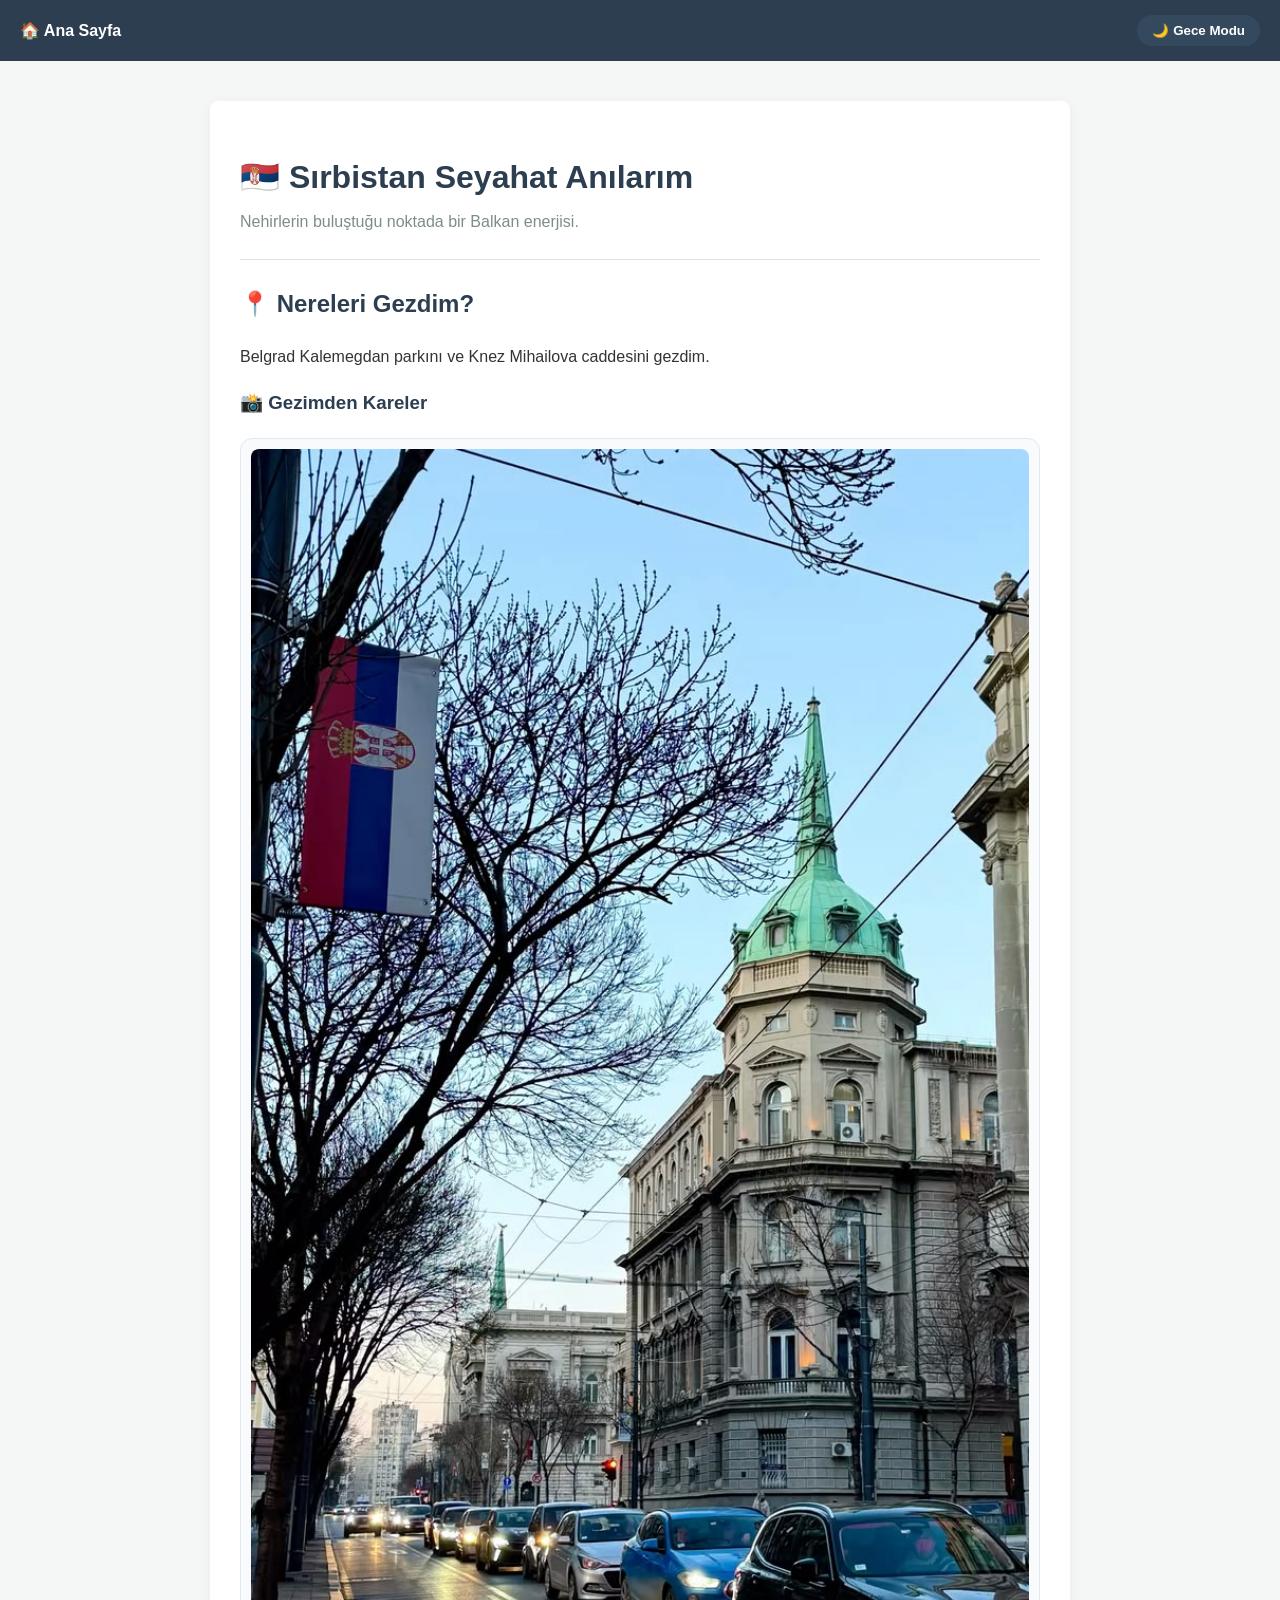
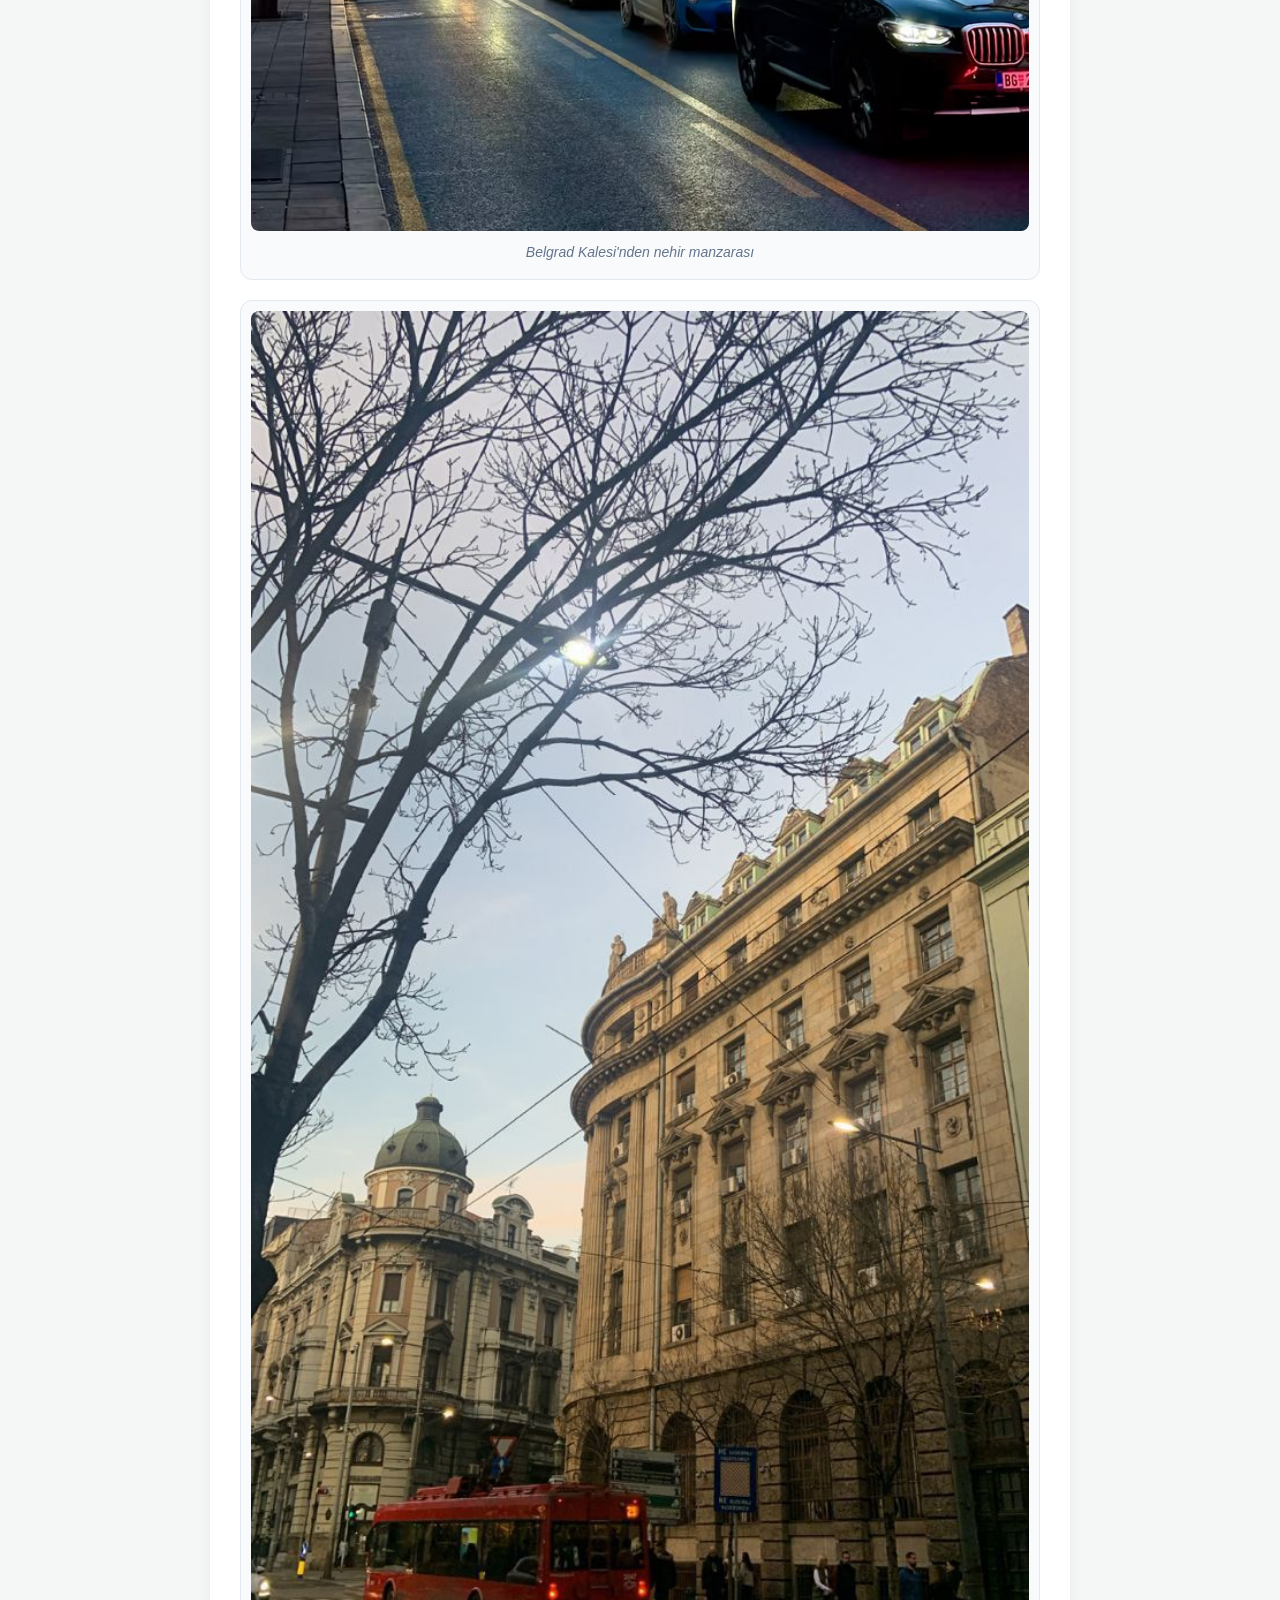
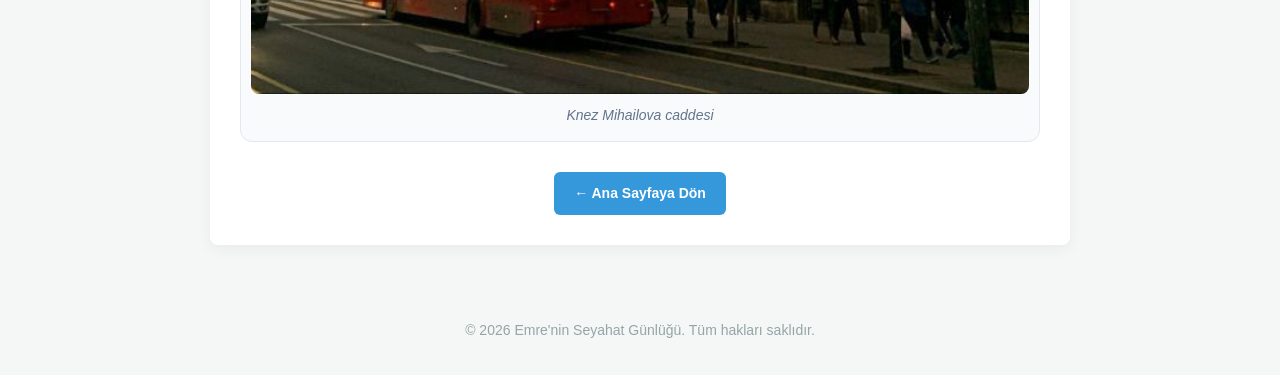
<file: sayehat.com/sirbistan.html>
<!DOCTYPE html>
<html lang="tr">
<head>
    <meta charset="UTF-8">
    <meta name="viewport" content="width=device-width, initial-scale=1.0">
    <title>Sırbistan Gezi Günlüğüm</title>
    <link rel="stylesheet" href="style.css">
    <script>
        if (localStorage.getItem('theme') === 'dark') { document.documentElement.classList.add('dark-mode'); }
    </script>
</head>
<body>
    <nav>
        <div class="nav-links"><a href="index.html">🏠 Ana Sayfa</a></div>
        <button id="theme-toggle" class="theme-btn">🌙 Gece Modu</button>
    </nav>
    <main>
        <header>
            <h1>🇷🇸 Sırbistan Seyahat Anılarım</h1>
            <p>Nehirlerin buluştuğu noktada bir Balkan enerjisi.</p>
        </header>
        <hr>
        <section class="country-detail">
            <h2>📍 Nereleri Gezdim?</h2>
            <p>Belgrad Kalemegdan parkını ve Knez Mihailova caddesini gezdim.</p>
            <h3>📸 Gezimden Kareler</h3>
            <div class="photo-container"><img src="images/sirbistan1.jpg" alt="Sırbistan 1" class="travel-img"><p class="img-caption">Belgrad Kalesi'nden nehir manzarası</p></div>
            <div class="photo-container"><img src="images/sirbistan2.jpg" alt="Sırbistan 2" class="travel-img"><p class="img-caption">Knez Mihailova caddesi</p></div>
        </section>
        <div style="margin-top:30px;text-align:center;"><a href="index.html" class="card-btn" style="display:inline-block;padding:10px 20px;">← Ana Sayfaya Dön</a></div>
    </main>
    <footer><p>© 2026 Emre'nin Seyahat Günlüğü. Tüm hakları saklıdır.</p></footer>
    <script src="script.js"></script>
</body>
</html>
</file>
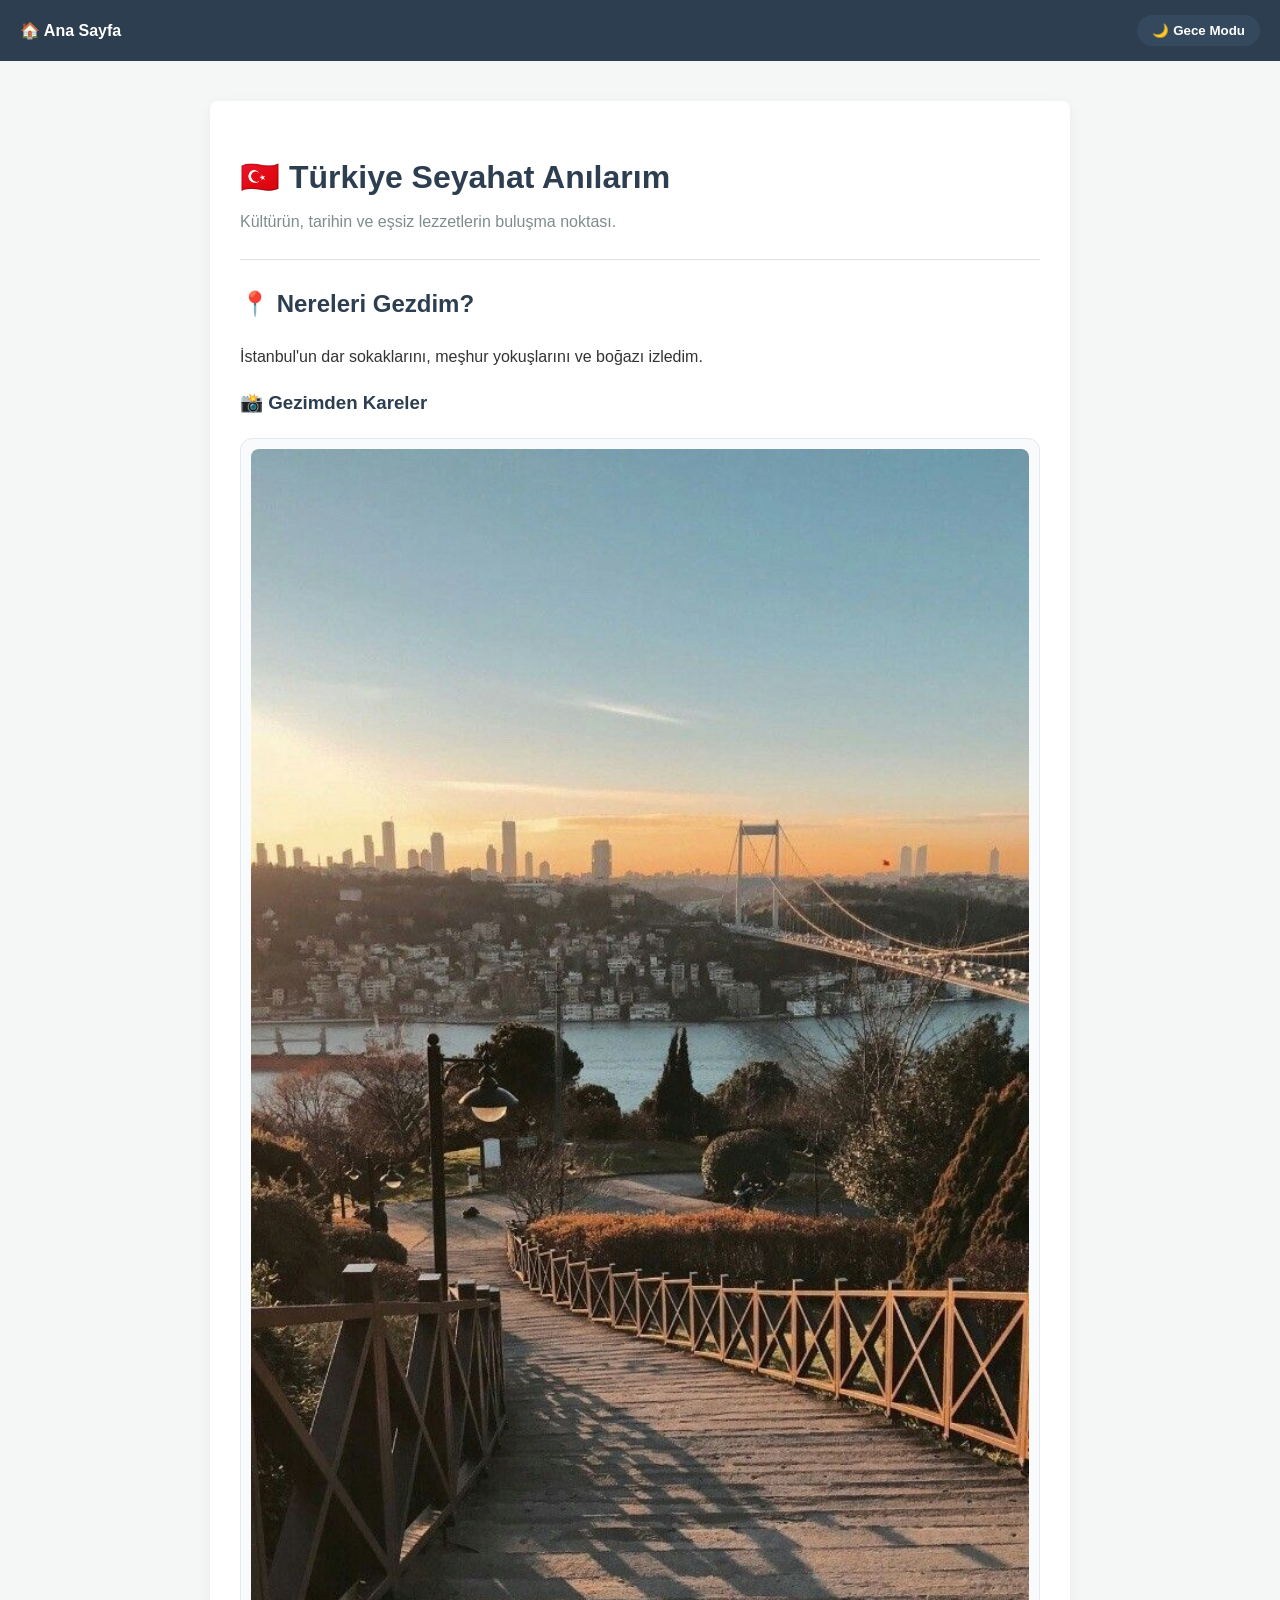
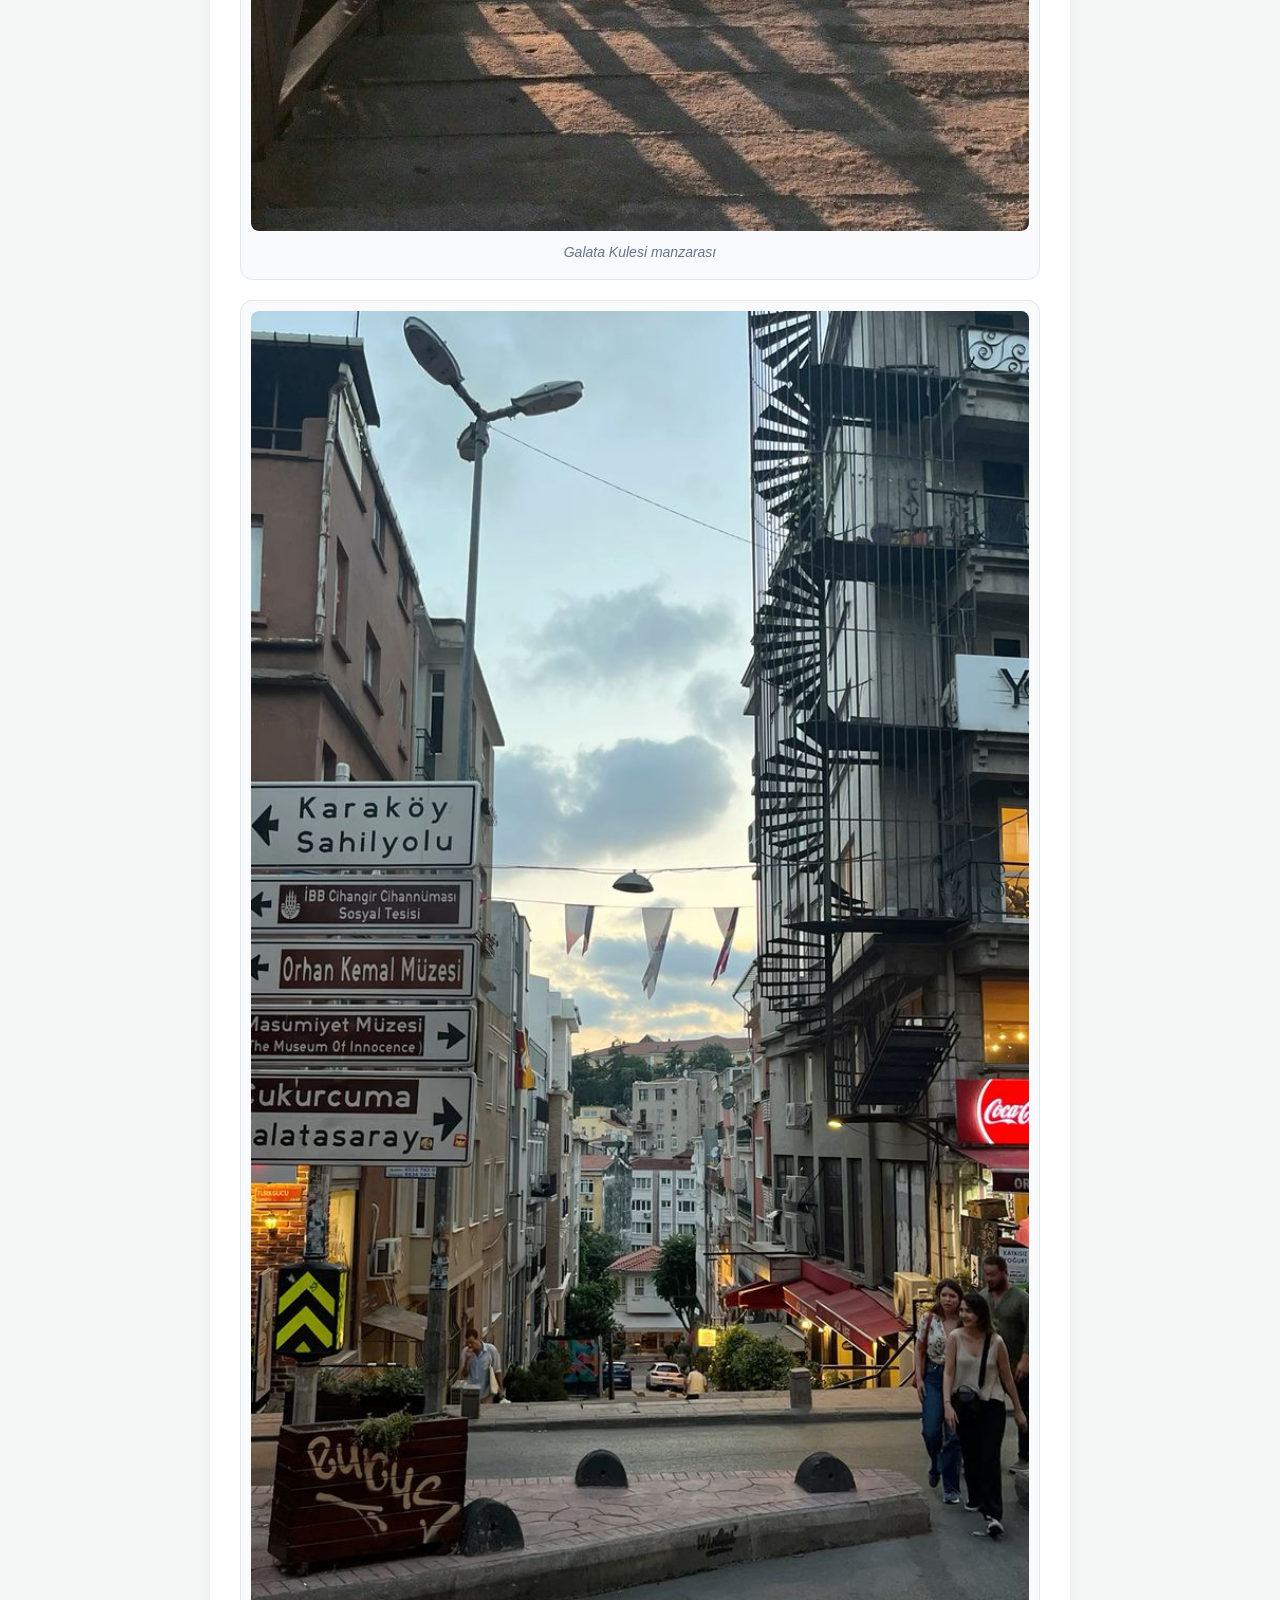
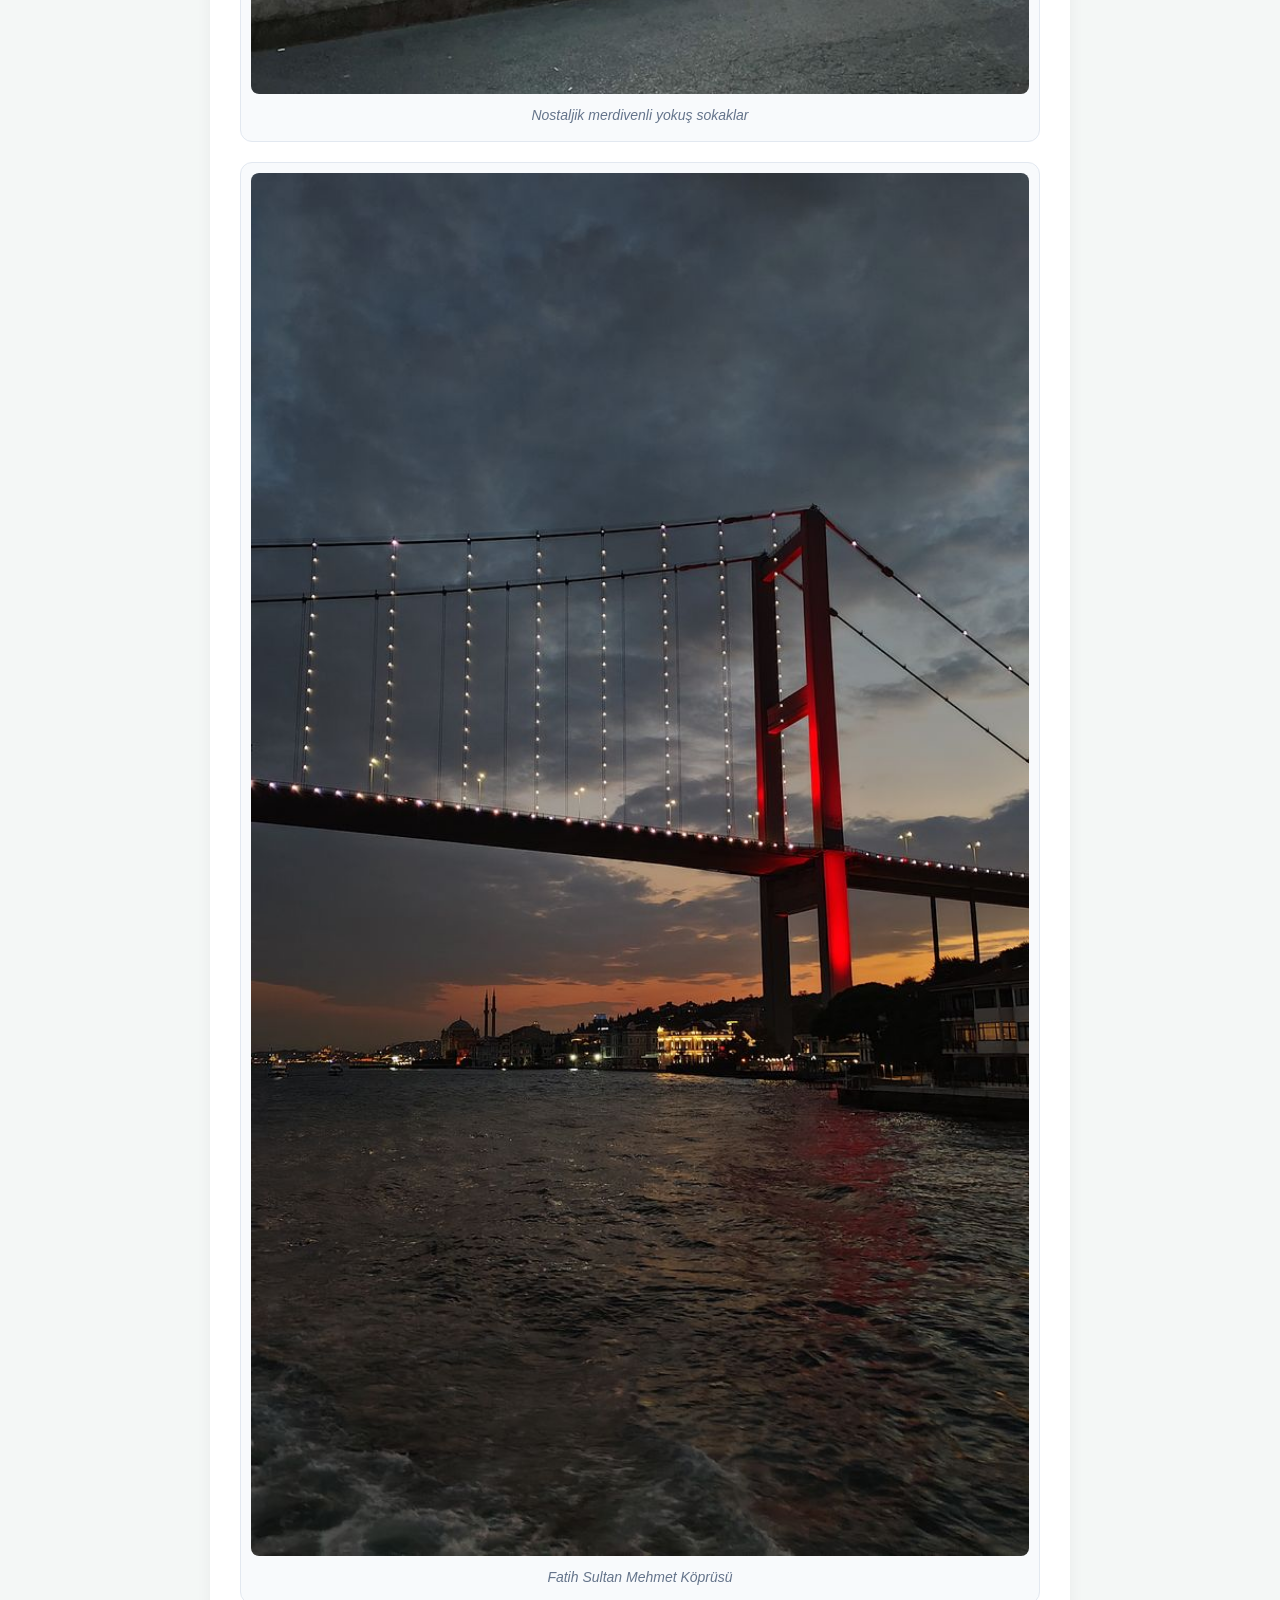
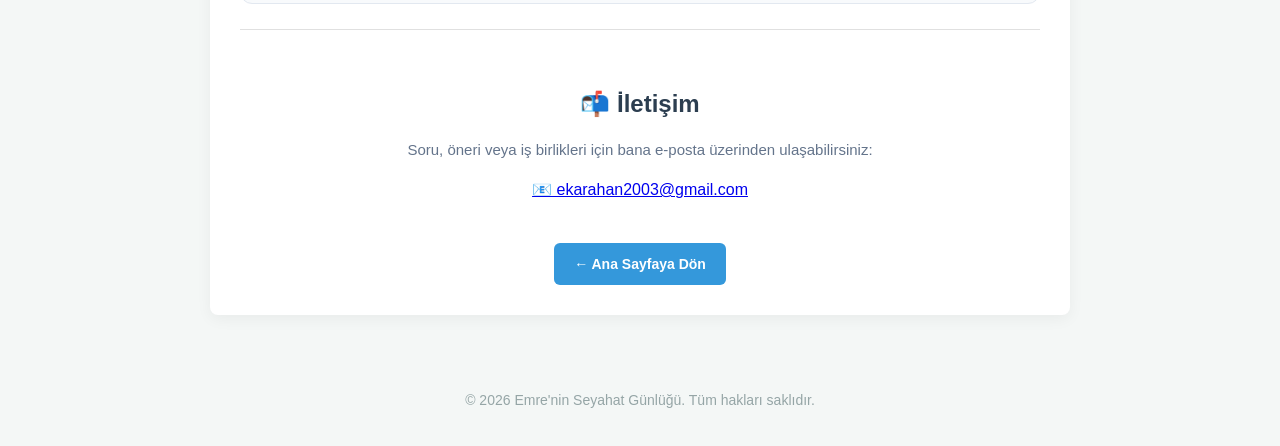
<file: sayehat.com/turkiye.html>
<!DOCTYPE html>
<html lang="tr">
<head>
    <meta charset="UTF-8">
    <meta name="viewport" content="width=device-width, initial-scale=1.0">
    <title>Türkiye Gezi Günlüğüm</title>
    <link rel="stylesheet" href="style.css">
    <script>
        if (localStorage.getItem('theme') === 'dark') { document.documentElement.classList.add('dark-mode'); }
    </script>
</head>
<body>
    <nav>
        <div class="nav-links"><a href="index.html">🏠 Ana Sayfa</a></div>
        <button id="theme-toggle" class="theme-btn">🌙 Gece Modu</button>
    </nav>
    <main>
        <header>
            <h1>🇹🇷 Türkiye Seyahat Anılarım</h1>
            <p>Kültürün, tarihin ve eşsiz lezzetlerin buluşma noktası.</p>
        </header>
        <hr>
        <section class="country-detail">
            <h2>📍 Nereleri Gezdim?</h2>
            <p>İstanbul'un dar sokaklarını, meşhur yokuşlarını ve boğazı izledim.</p>
            <h3>📸 Gezimden Kareler</h3>
            <div class="photo-container"><img src="images/turkiye1.jpg" alt="Türkiye 1" class="travel-img"><p class="img-caption">Galata Kulesi manzarası</p></div>
            <div class="photo-container"><img src="images/turkiye2.jpg" alt="Türkiye 2" class="travel-img"><p class="img-caption">Nostaljik merdivenli yokuş sokaklar</p></div>
            <div class="photo-container"><img src="images/turkiye3.jpg" alt="Türkiye 3" class="travel-img"><p class="img-caption">Fatih Sultan Mehmet Köprüsü</p></div>
        </section>
        
        <hr>

        <!-- YENİ: İLETİŞİM BÖLÜMÜ -->
        <section class="contact-section">
            <h2>📬 İletişim</h2>
            <p>Soru, öneri veya iş birlikleri için bana e-posta üzerinden ulaşabilirsiniz:</p>
            <a href="mailto:ekarahan2003@gmail.com" class="contact-mail-link">📧 ekarahan2003@gmail.com</a>
        </section>

        <div style="margin-top:30px;text-align:center;"><a href="index.html" class="card-btn" style="display:inline-block;padding:10px 20px;">← Ana Sayfaya Dön</a></div>
    </main>
    <footer><p>© 2026 Emre'nin Seyahat Günlüğü. Tüm hakları saklıdır.</p></footer>
    <script src="script.js"></script>
</body>
</html>
</file>
<file: sayehat.com/style.css>
body {
    font-family: 'Segoe UI', Tahoma, Geneva, Verdana, sans-serif;
    background-color: #f4f7f6;
    color: #333333;
    margin: 0;
    padding: 0;
    line-height: 1.6;
    transition: background-color 0.3s ease, color 0.3s ease;
}
nav {
    background-color: #2c3e50;
    padding: 15px 20px;
    display: flex;
    justify-content: space-between;
    align-items: center;
}
.nav-links {
    display: flex;
    gap: 20px;
}
nav a {
    color: #ffffff;
    text-decoration: none;
    font-weight: bold;
    transition: color 0.3s ease;
}
nav a:hover {
    color: #1abc9c;
}
.theme-btn {
    background-color: #34495e;
    color: white;
    border: none;
    padding: 8px 15px;
    border-radius: 20px;
    cursor: pointer;
    font-weight: bold;
    transition: background 0.2s;
}
.theme-btn:hover {
    background-color: #1abc9c;
}
main {
    max-width: 800px;
    margin: 40px auto;
    padding: 30px;
    background-color: #ffffff;
    border-radius: 8px;
    box-shadow: 0 4px 15px rgba(0, 0, 0, 0.05);
    transition: background-color 0.3s ease;
}
header h1 {
    color: #2c3e50;
    margin-bottom: 5px;
}
header p {
    color: #7f8c8d;
    margin-top: 0;
}
hr {
    border: 0;
    height: 1px;
    background: #e0e0e0;
    margin: 25px 0;
}
.places h2 {
    color: #2c3e50;
}
.card-container {
    display: flex;
    gap: 20px;
    flex-wrap: wrap;
}
.card {
    background-color: #ffffff;
    border: 1px solid #e2e8f0;
    border-radius: 12px;
    flex: 1;
    min-width: 250px;
    overflow: hidden;
    display: flex;
    flex-direction: column;
    box-shadow: 0 4px 6px -1px rgba(0, 0, 0, 0.1);
    transition: transform 0.2s ease, box-shadow 0.2s ease, background-color 0.3s ease, border-color 0.3s ease;
}
.card:hover {
    transform: translateY(-5px);
    box-shadow: 0 10px 15px -3px rgba(0, 0, 0, 0.1);
}
.card-image-wrapper {
    width: 100%;
    height: 180px;
    overflow: hidden;
}
.card-cover-img {
    width: 100%;
    height: 100%;
    object-fit: cover;
    display: block;
}
.card-content {
    padding: 20px;
    display: flex;
    flex-direction: column;
    flex-grow: 1;
}
.card-content h3 {
    margin: 0 0 10px 0;
    color: #2c3e50;
}
.card-content p {
    color: #64748b;
    font-size: 14px;
    margin: 0 0 20px 0;
    line-height: 1.5;
}
.card-btn {
    margin-top: auto;
    background-color: #3498db;
    color: white !important;
    text-align: center;
    text-decoration: none;
    padding: 10px;
    border-radius: 6px;
    font-weight: bold;
    font-size: 14px;
    transition: background-color 0.2s;
}
.card-btn:hover {
    background-color: #2980b9;
}
.country-detail h2, .country-detail h3 {
    color: #2c3e50;
}
.photo-container {
    background-color: #f8fafc;
    padding: 10px;
    border-radius: 12px;
    border: 1px solid #e2e8f0;
    margin: 20px 0;
    transition: background-color 0.3s ease, border-color 0.3s ease;
}
.travel-img {
    width: 100%;
    height: auto;
    border-radius: 8px;
    display: block;
}
.img-caption {
    font-size: 14px;
    color: #64748b;
    text-align: center;
    margin: 10px 0 5px 0;
    font-style: italic;
}

.contact-section {
    text-align: center;
    padding: 10px 0;
}
.contact-section h2 {
    color: #2c3e50;
    margin-bottom: 10px;
}
.contact-section p {
    color: #64748b;
    font-size: 15px;
    margin-bottom: 15px;
}
.contact-form {
    display: flex;
    flex-direction: column;
    gap: 15px;
    max-width: 500px;
    margin: 0 auto;
}
.contact-form input,
.contact-form textarea {
    padding: 12px;
    border: 1px solid #e2e8f0;
    border-radius: 8px;
    font-family: inherit;
    font-size: 15px;
    transition: border-color 0.3s;
}
.contact-form input:focus,
.contact-form textarea:focus {
    outline: none;
    border-color: #3498db;
}
.contact-btn {
    background-color: #3498db;
    color: white;
    border: none;
    padding: 12px;
    border-radius: 8px;
    font-size: 16px;
    font-weight: bold;
    cursor: pointer;
    transition: background-color 0.2s;
}
.contact-btn:hover {
    background-color: #2980b9;
}
.contact-btn:disabled {
    background-color: #95a5a6;
    cursor: not-allowed;
}
.form-status {
    margin-top: 12px;
    padding: 12px 14px;
    border-radius: 8px;
    font-size: 15px;
    line-height: 1.4;
    text-align: center;
}
.form-status.success {
    background-color: #d4edda;
    color: #155724;
    border: 1px solid #c3e6cb;
}
.form-status.error {
    background-color: #f8d7da;
    color: #721c24;
    border: 1px solid #f5c6cb;
}
.dark-mode .form-status.success {
    background-color: #1e3a23;
    color: #b7e1c0;
    border-color: #2d5a35;
}
.dark-mode .form-status.error {
    background-color: #3a1e22;
    color: #f1b0b7;
    border-color: #5a2d33;
}

/* İsim ve Soyisim kutularını yan yana getirmek için */
.form-row {
    display: flex;
    gap: 15px;
    width: 100%;
}

.form-row input {
    flex: 1;
}

@media (max-width: 600px) {
    .form-row {
        flex-direction: column;
    }
}

footer {

    text-align: center;
    padding: 20px;
    color: #95a5a6;
    font-size: 14px;
}

.dark-mode body {
    background-color: #1a1a1a;
    color: #f4f7f6;
}
.dark-mode main {
    background-color: #262626;
}
.dark-mode header h1,
.dark-mode .places h2,
.dark-mode .card-content h3,
.dark-mode .country-detail h2,
.dark-mode .country-detail h3,
.dark-mode .contact-section h2 {
    color: #ffffff;
}
.dark-mode .card {
    background-color: #262626;
    border-color: #333333;
}
.dark-mode .card-content p,
.dark-mode .country-detail p,
.dark-mode .img-caption,
.dark-mode .contact-section p {
    color: #b3b3b3;
}
.dark-mode hr {
    background: #333333;
}
.dark-mode .photo-container {
    background-color: #2d2d2d;
    border-color: #444444;
}
.dark-mode .contact-form input,
.dark-mode .contact-form textarea {
    background-color: #333333;
    color: #ffffff;
    border-color: #444444;
}
.dark-mode .contact-form input::placeholder,
.dark-mode .contact-form textarea::placeholder {
    color: #888888;
}
.dark-mode .contact-form input:focus,
.dark-mode .contact-form textarea:focus {
    border-color: #1abc9c;
}
.dark-mode .contact-btn {
    background-color: #1abc9c;
}
.dark-mode .contact-btn:hover {
    background-color: #16a085;
}
</file>
